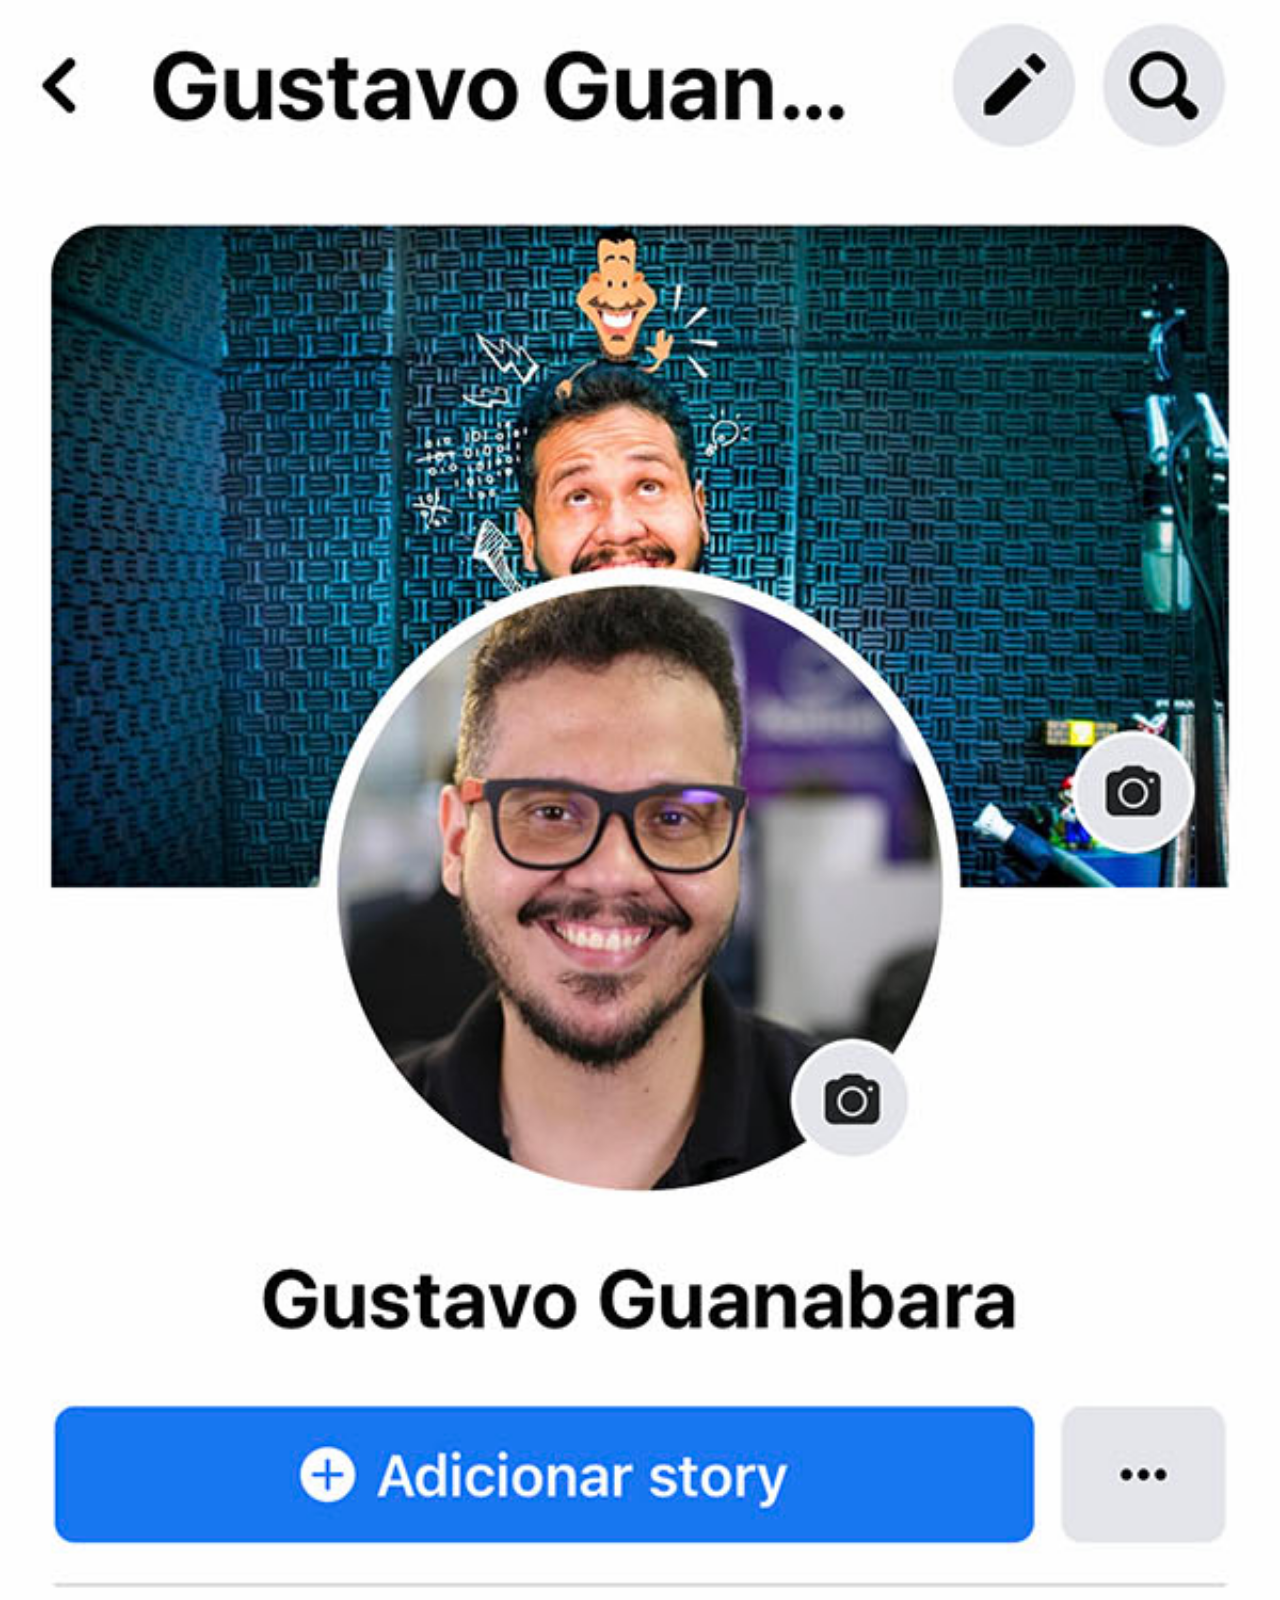
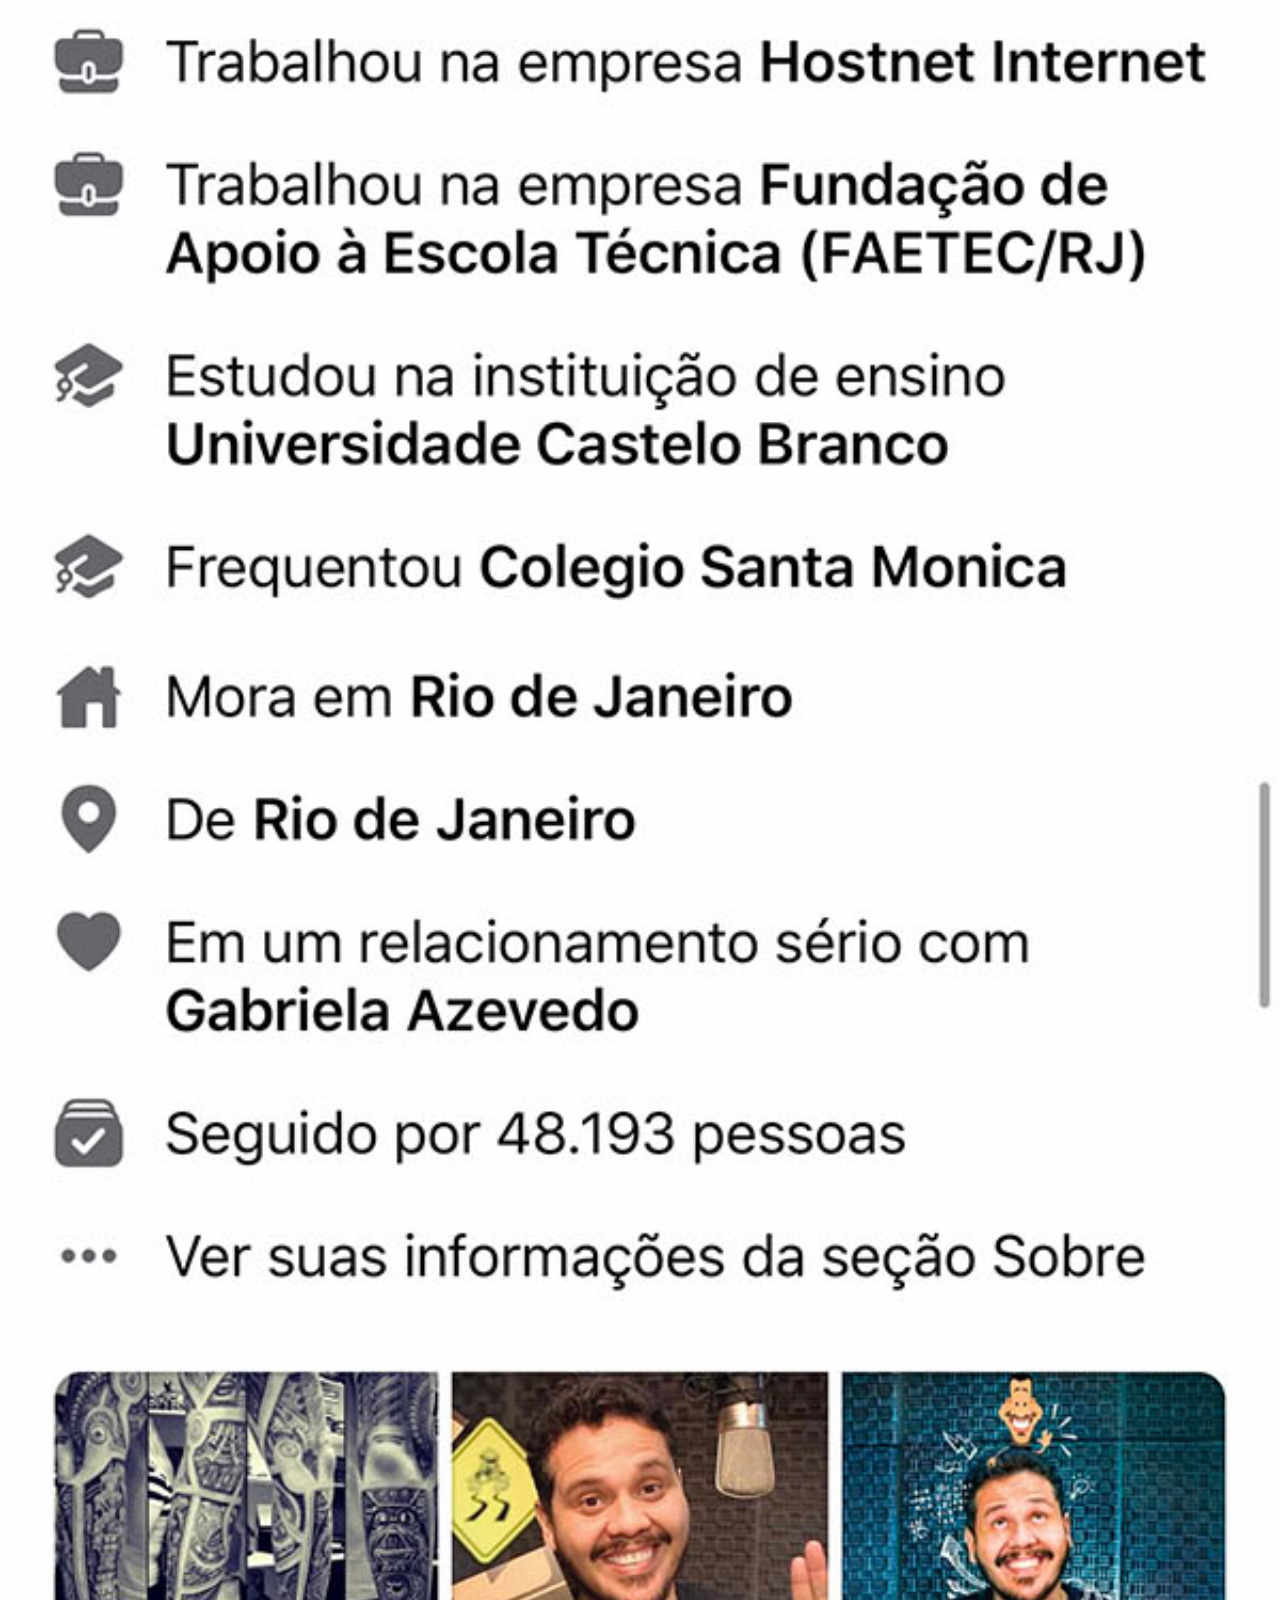
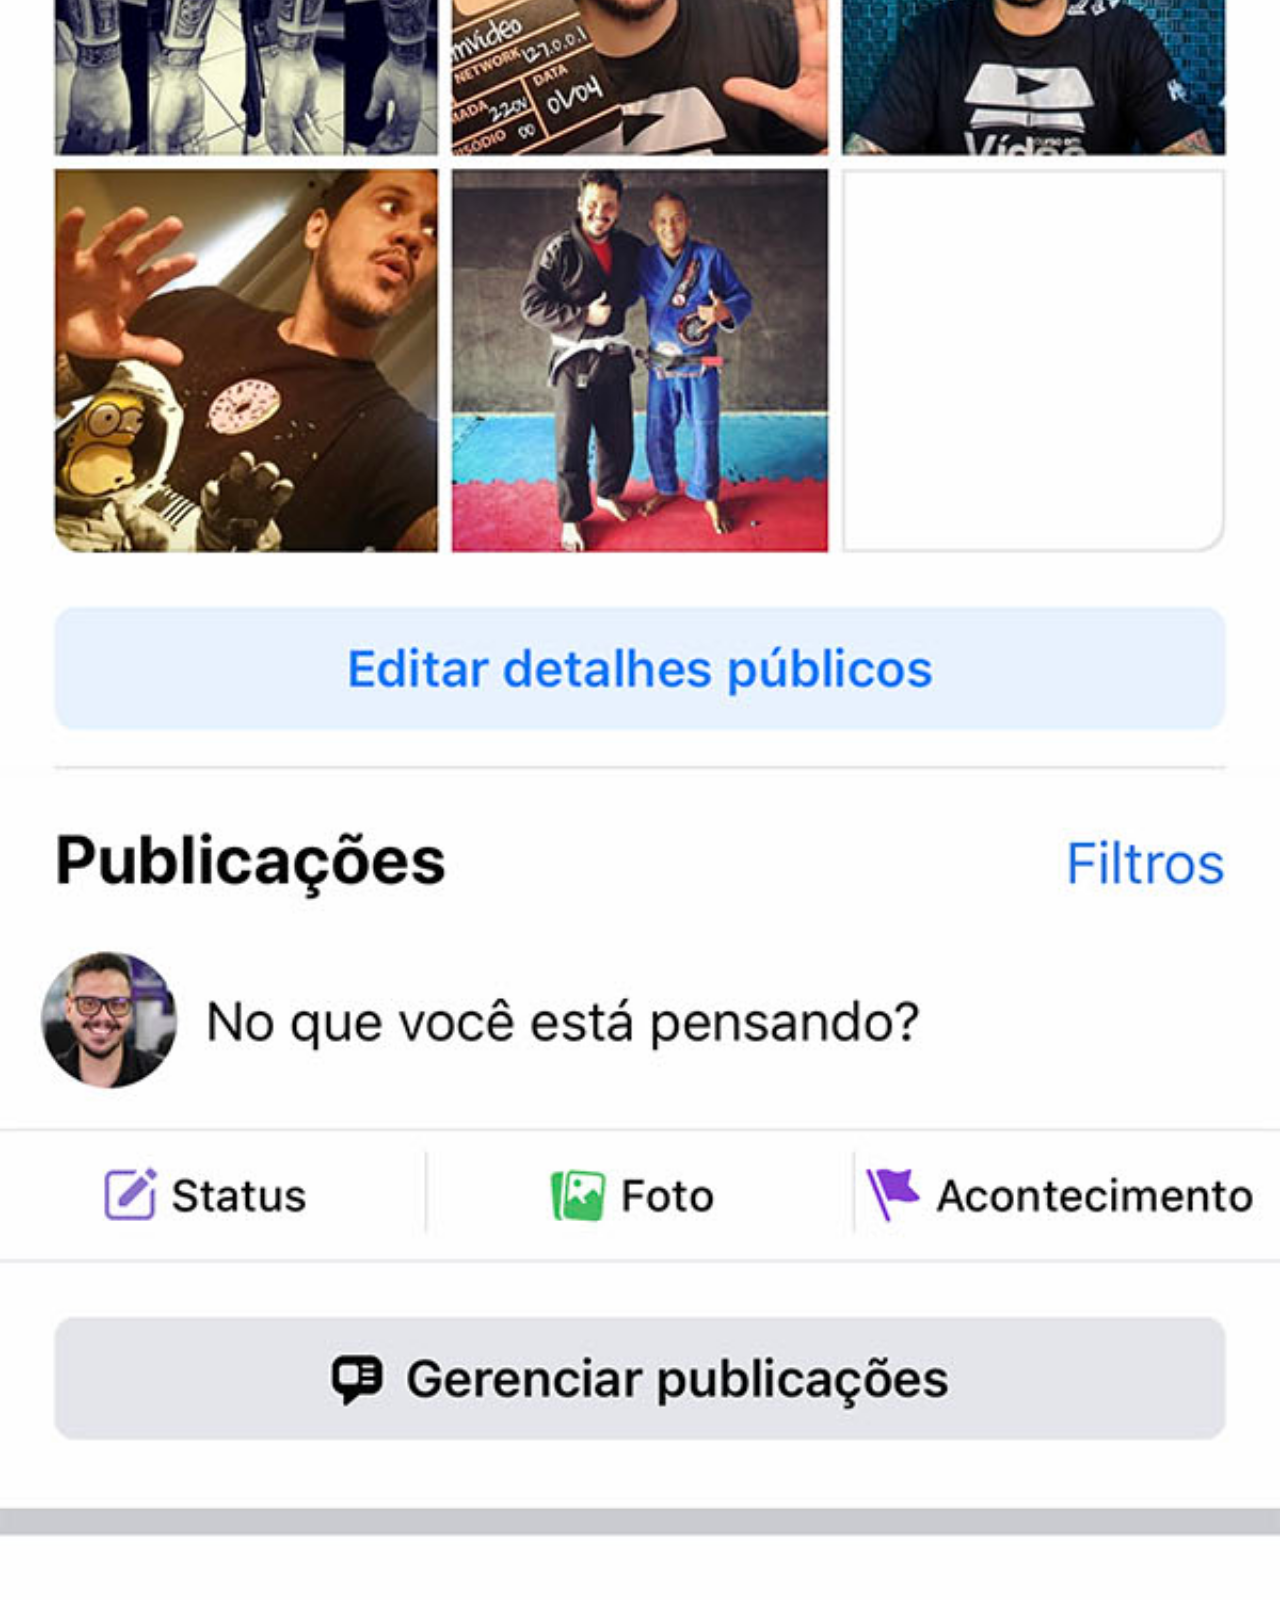
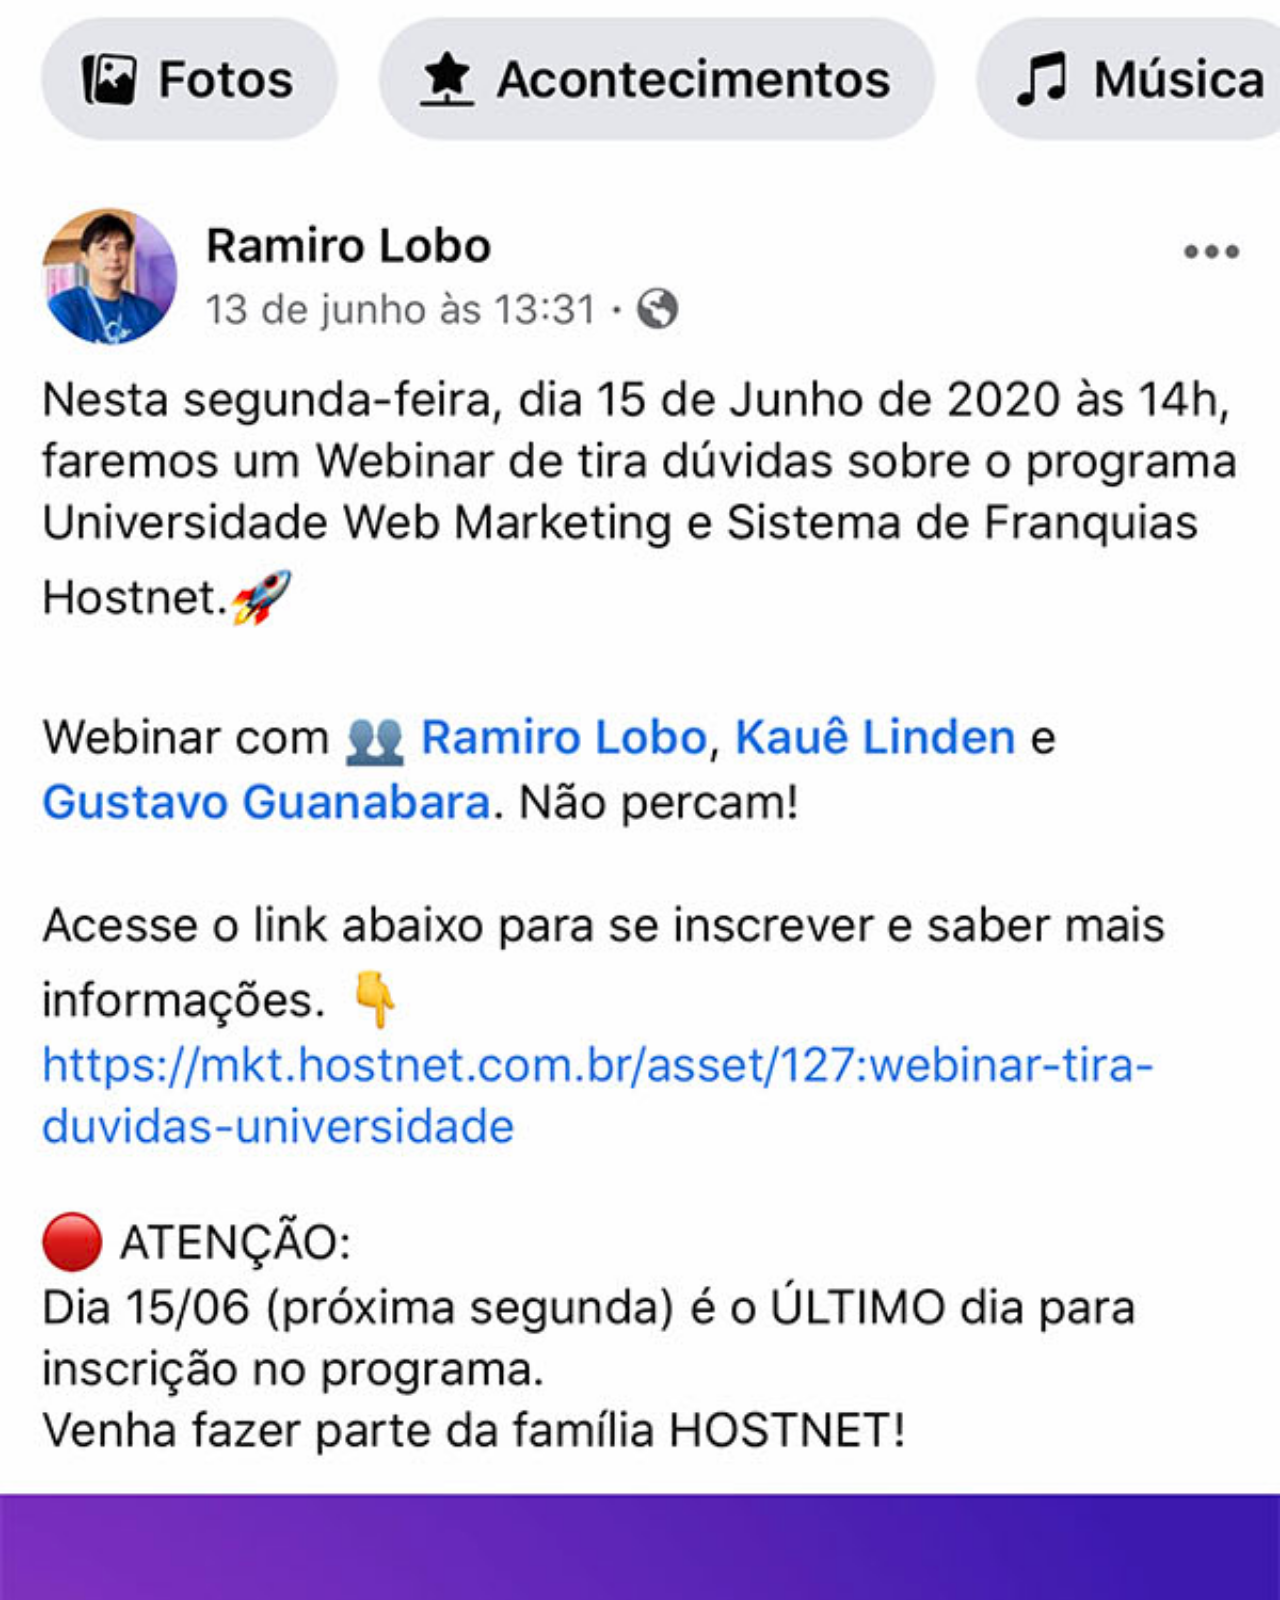
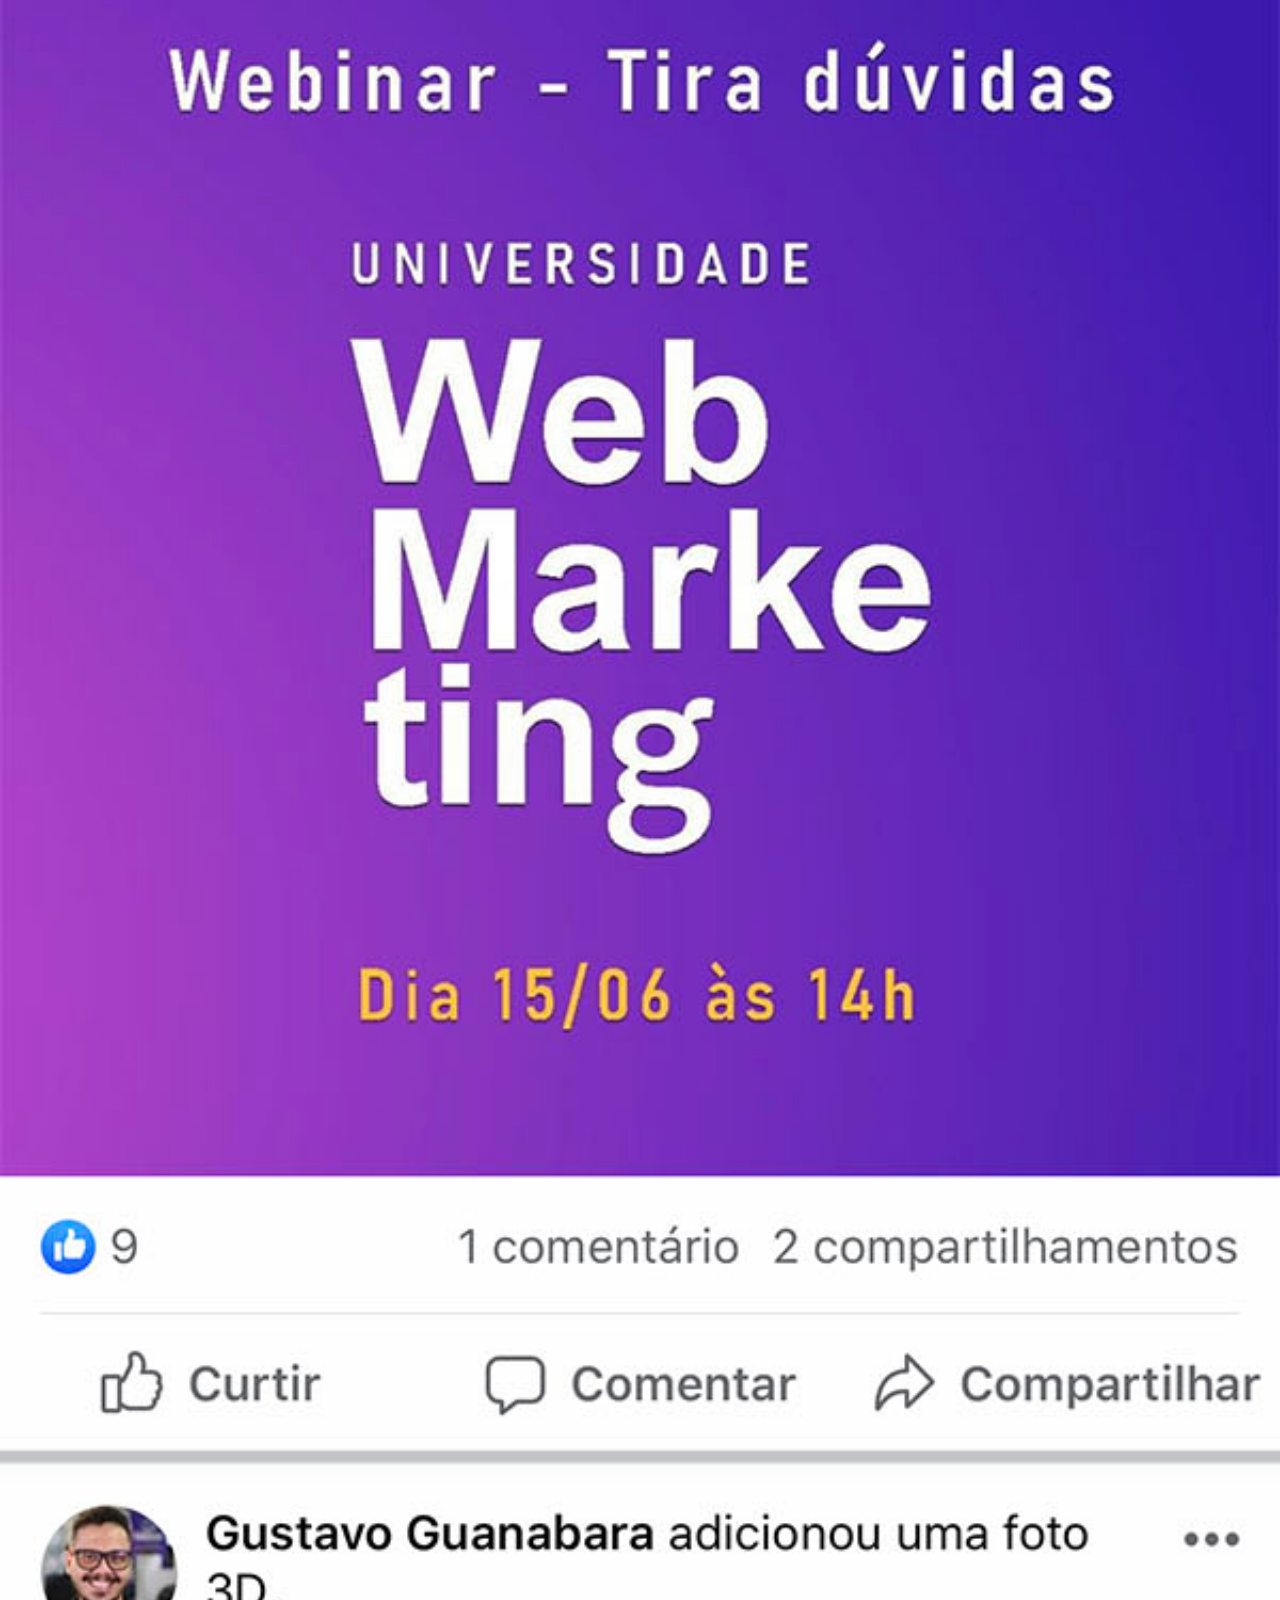
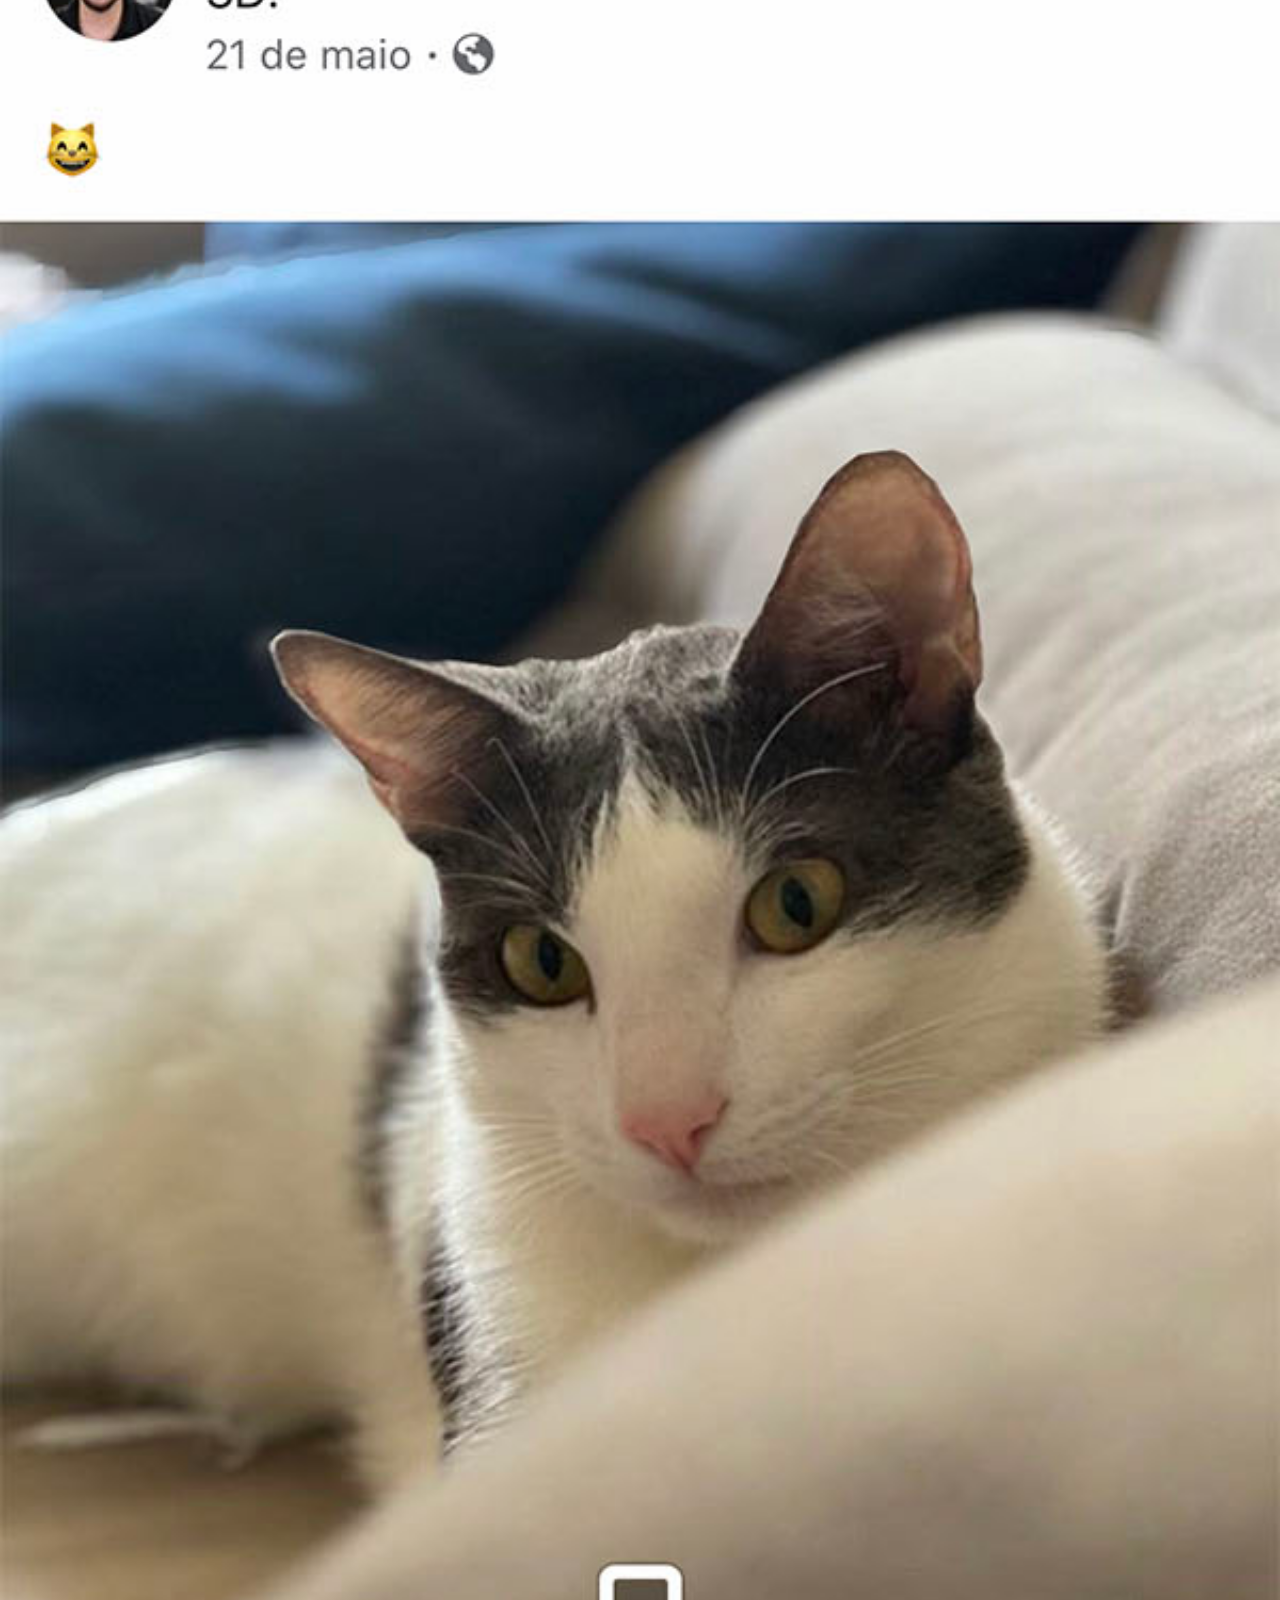
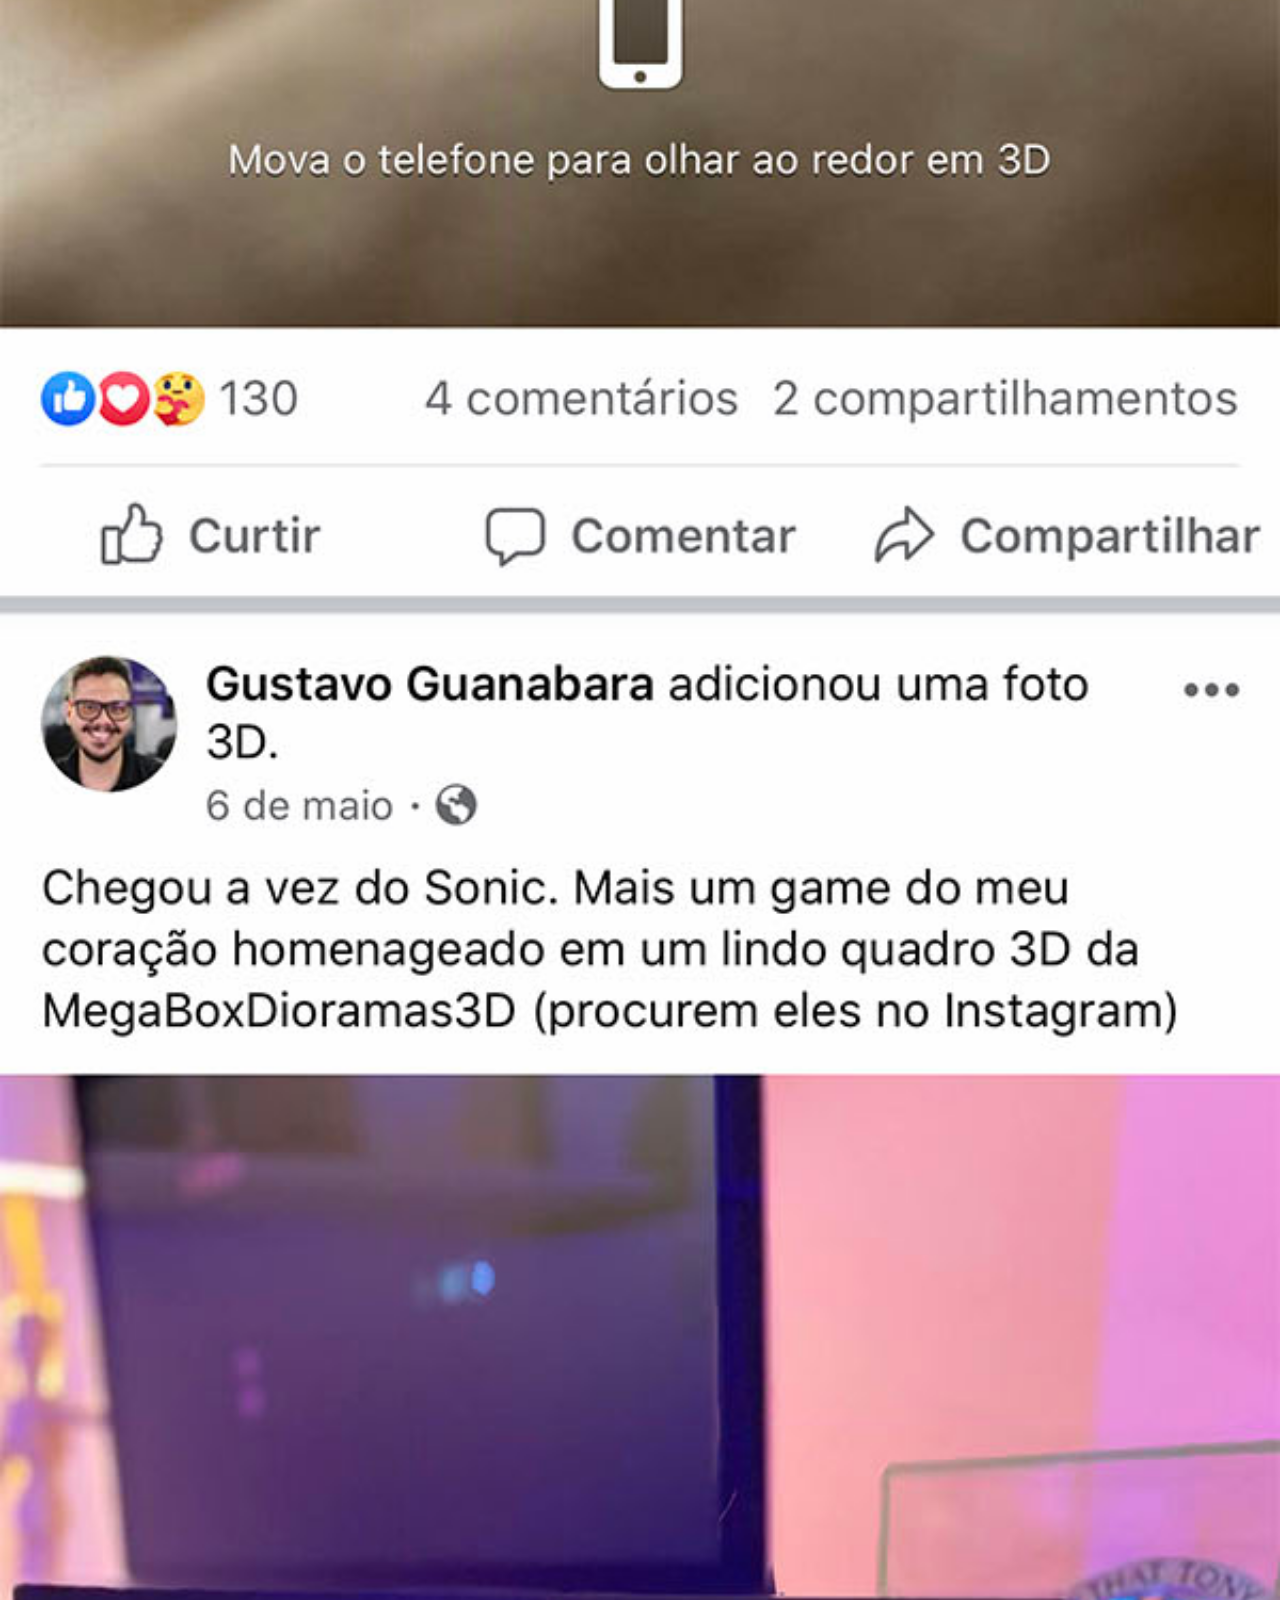
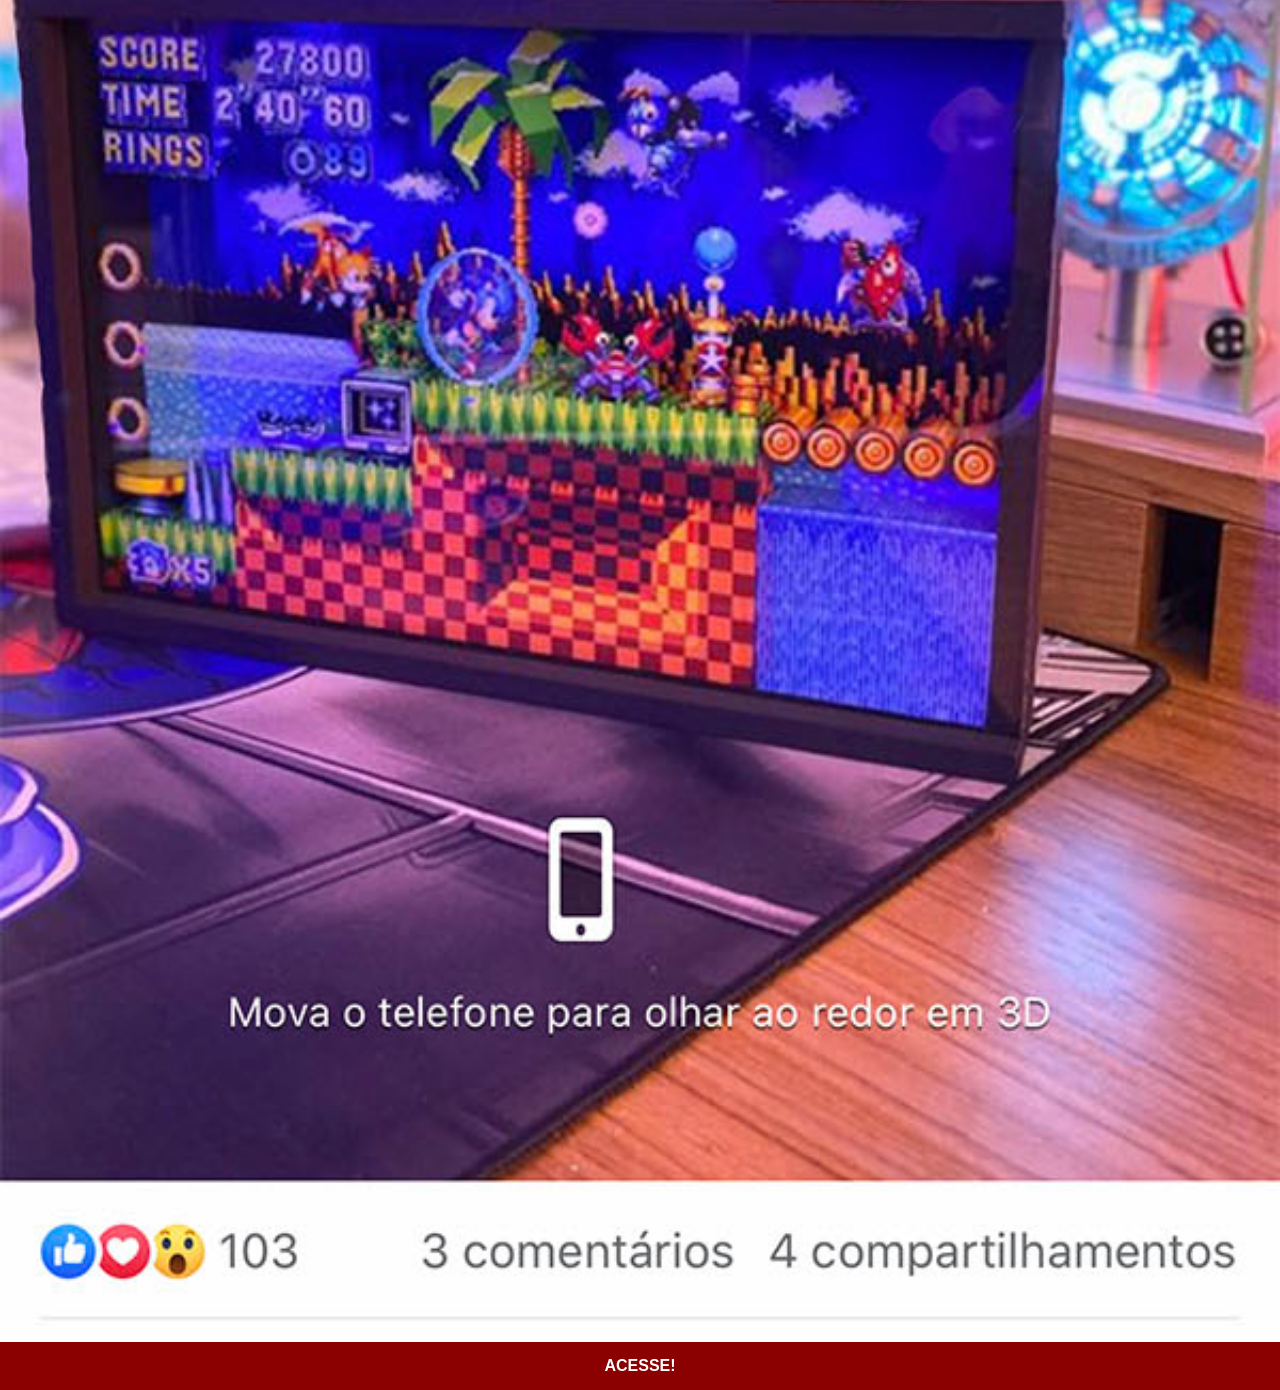
<file: facebook.html>
<!DOCTYPE html>
<html lang="pt-br">
<head>
    <meta charset="UTF-8">
    <meta name="viewport" content="width=device-width, initial-scale=1.0">
    <title>Facebook</title>
    <link rel="stylesheet" href="styles/redes.css">
</head>
<body>
    <img src="imagens/tela-facebook.jpg" alt="facebook">
    <a href="https://www.facebook.com/gustavoguanabara/?locale=pt_BR" target="_blank">ACESSE!</a>
</body>
</html>
</file>
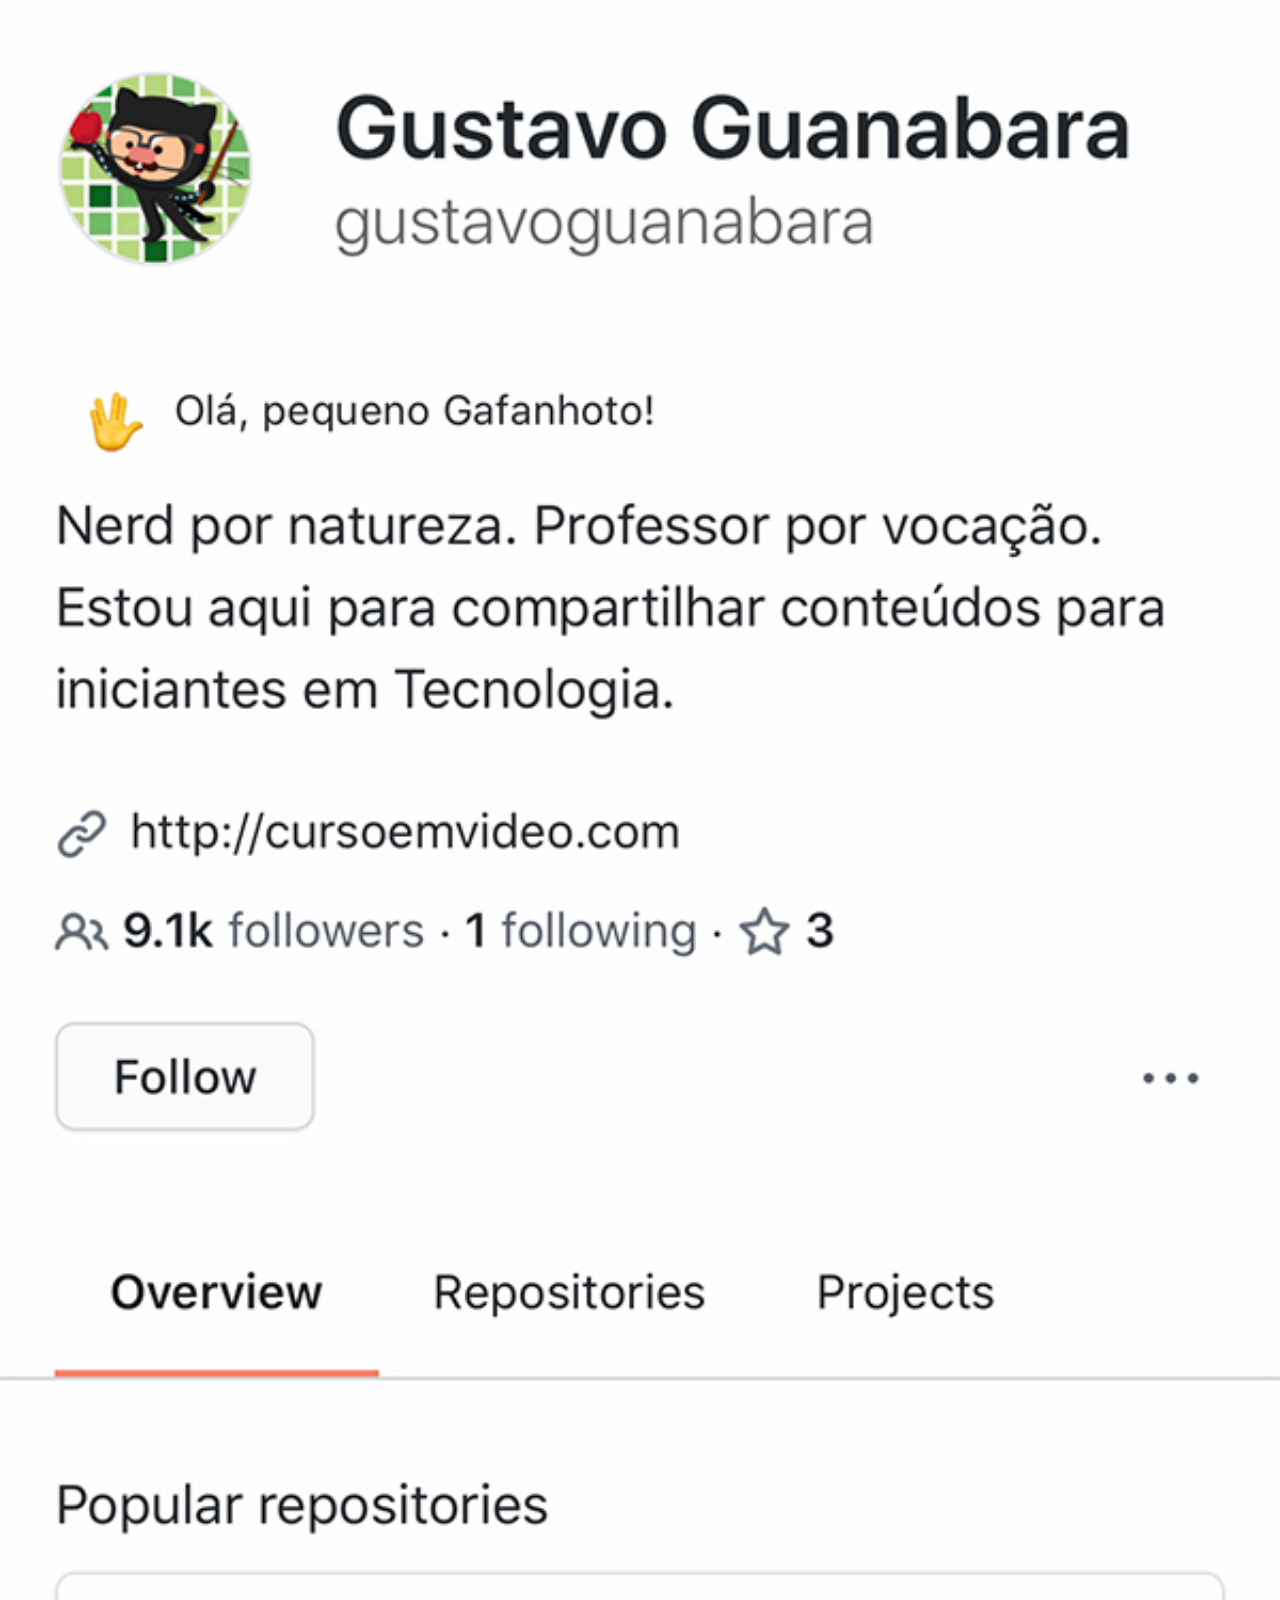
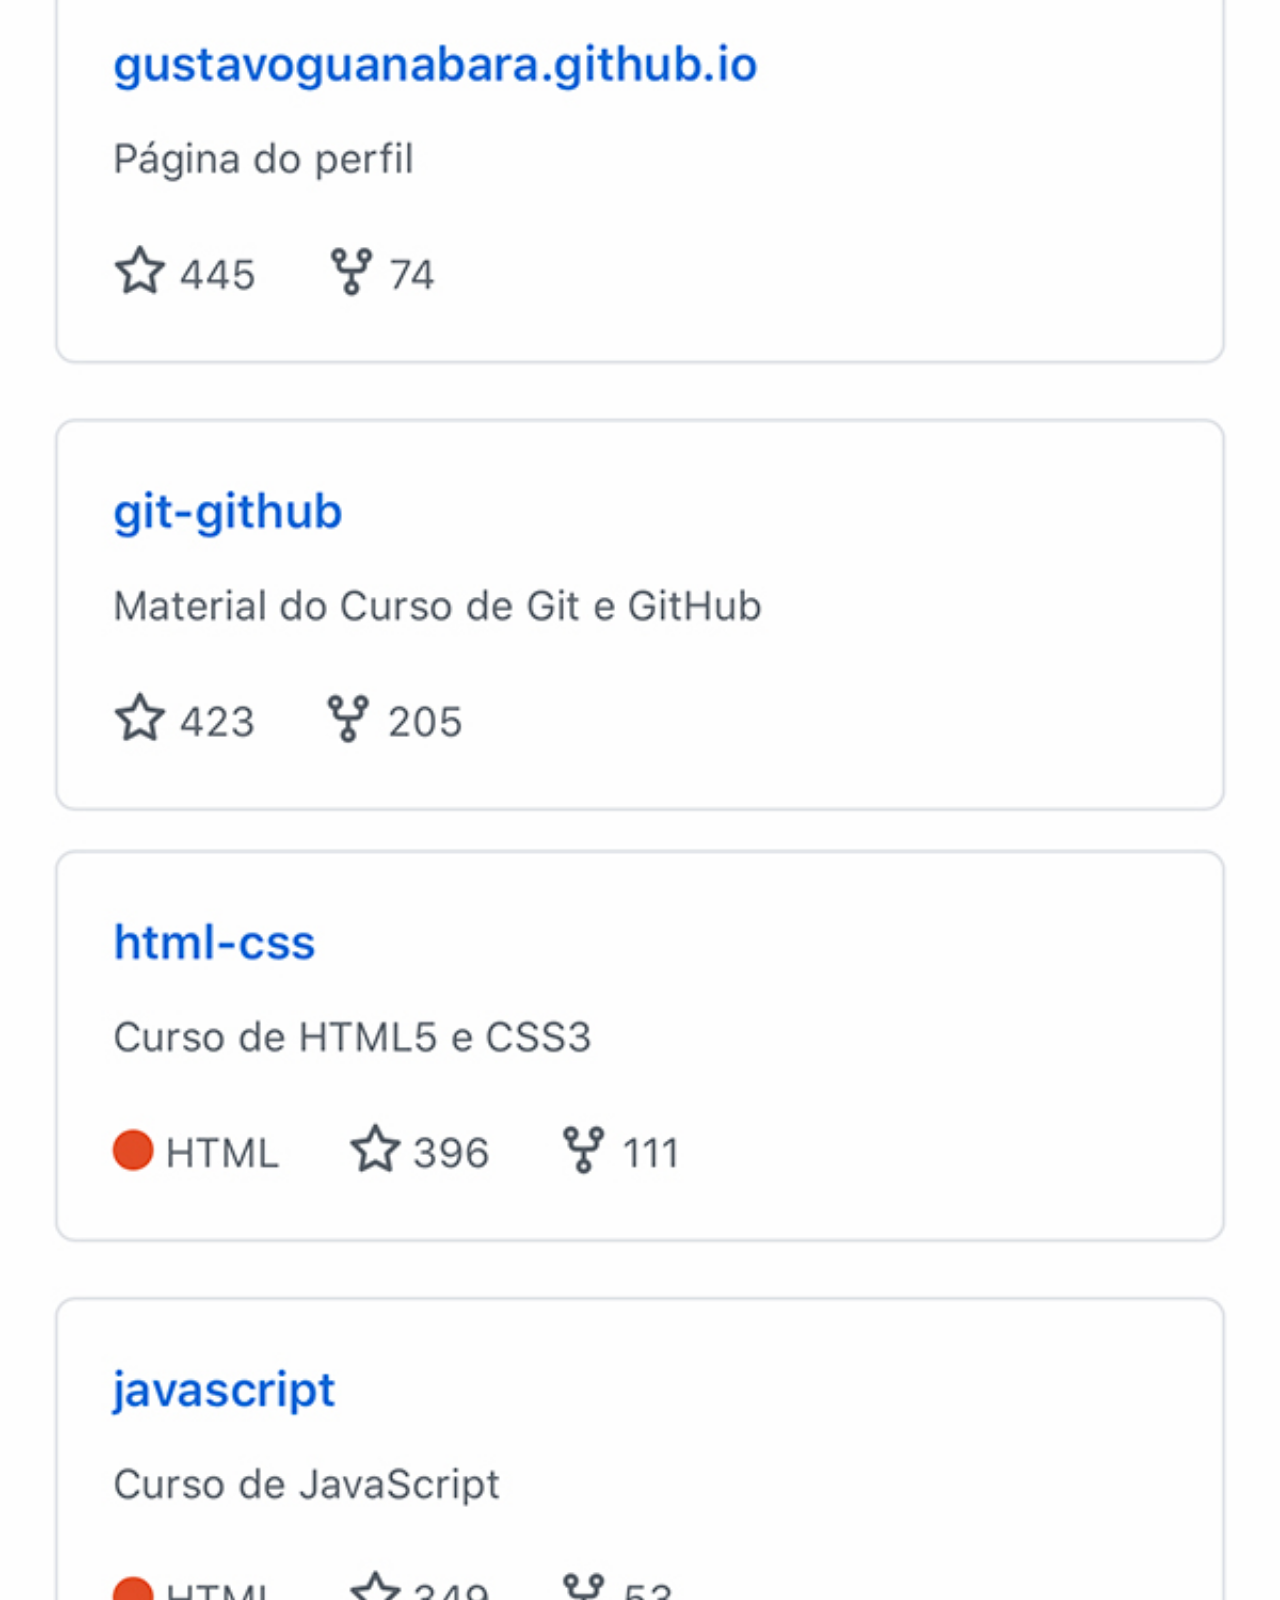
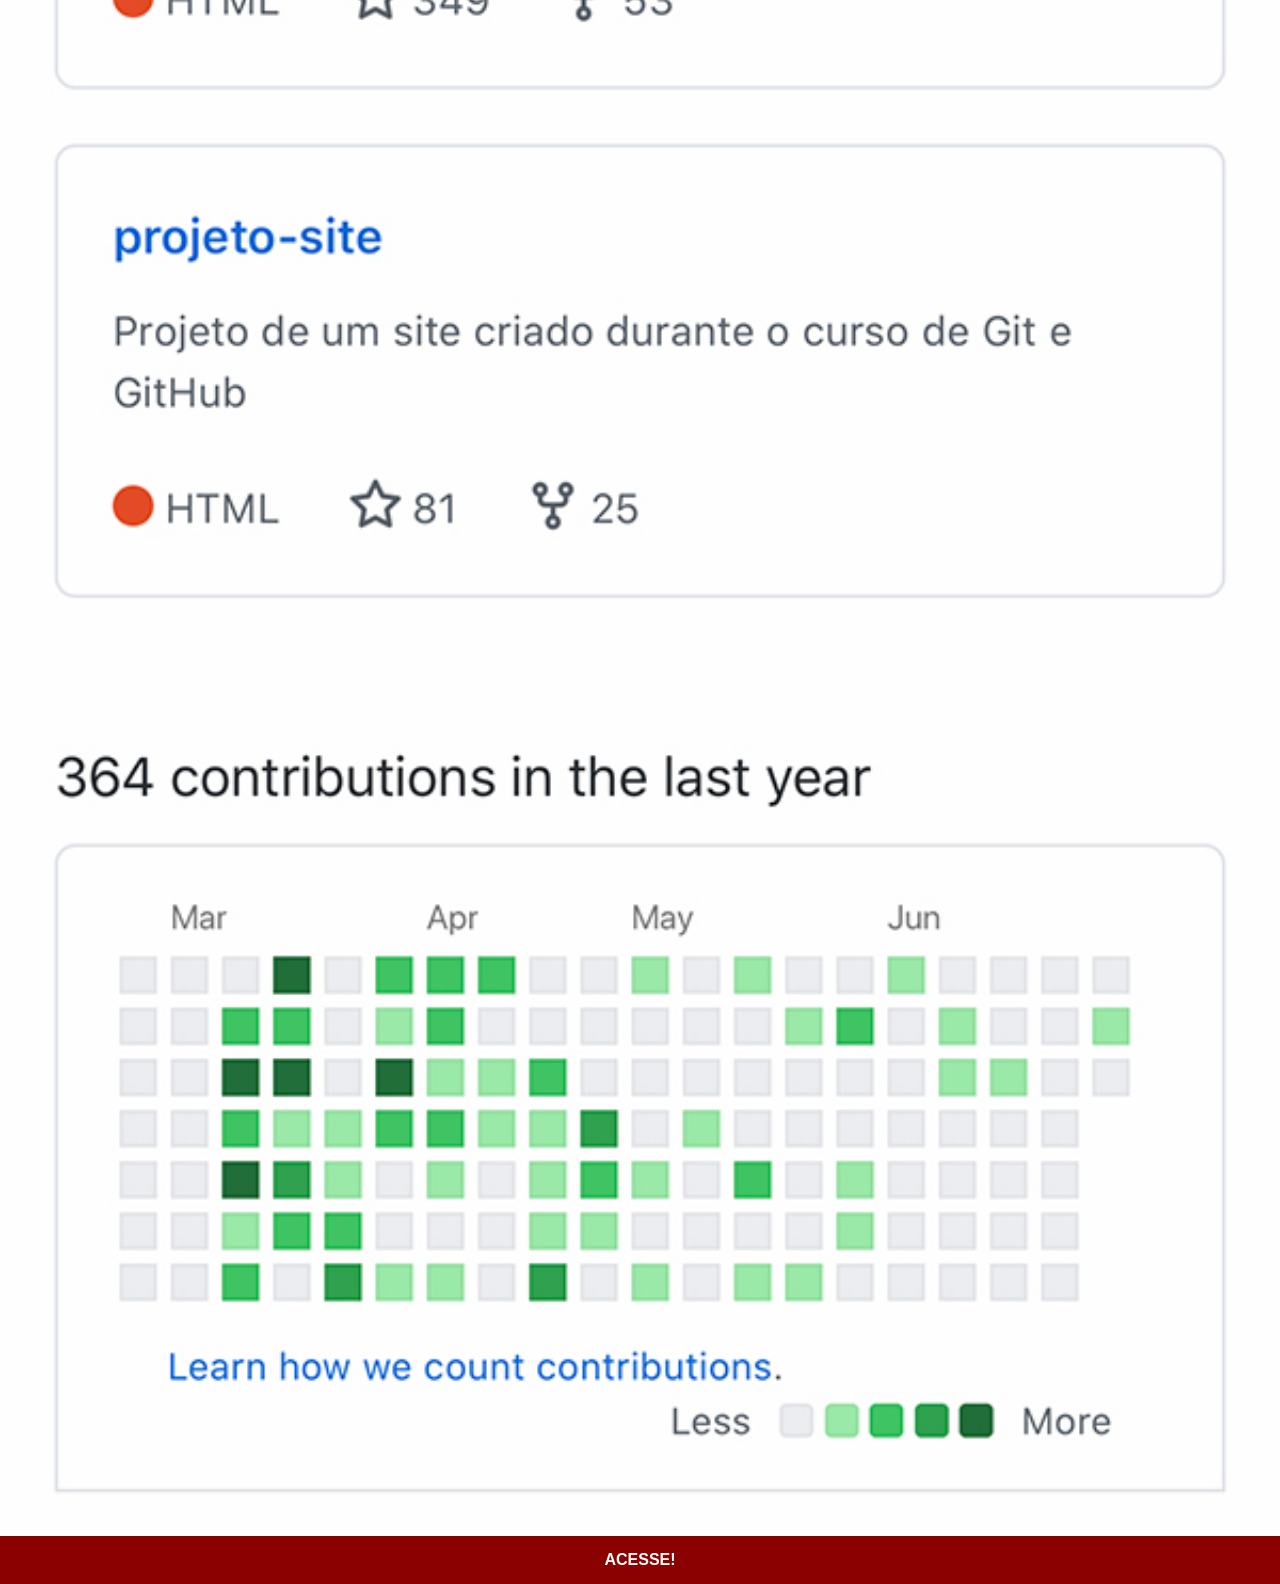
<file: github.html>
<!DOCTYPE html>
<html lang="pt-br">
<head>
    <meta charset="UTF-8">
    <meta name="viewport" content="width=device-width, initial-scale=1.0">
    <title>GitHub</title>
    <link rel="stylesheet" href="styles/redes.css">
</head>
<body>
    <img src="imagens/tela-github.jpg" alt="GitHub">
    <a href="https://github.com/gustavoguanabara" target="_blank">ACESSE!</a>
</body>
</html>
</file>
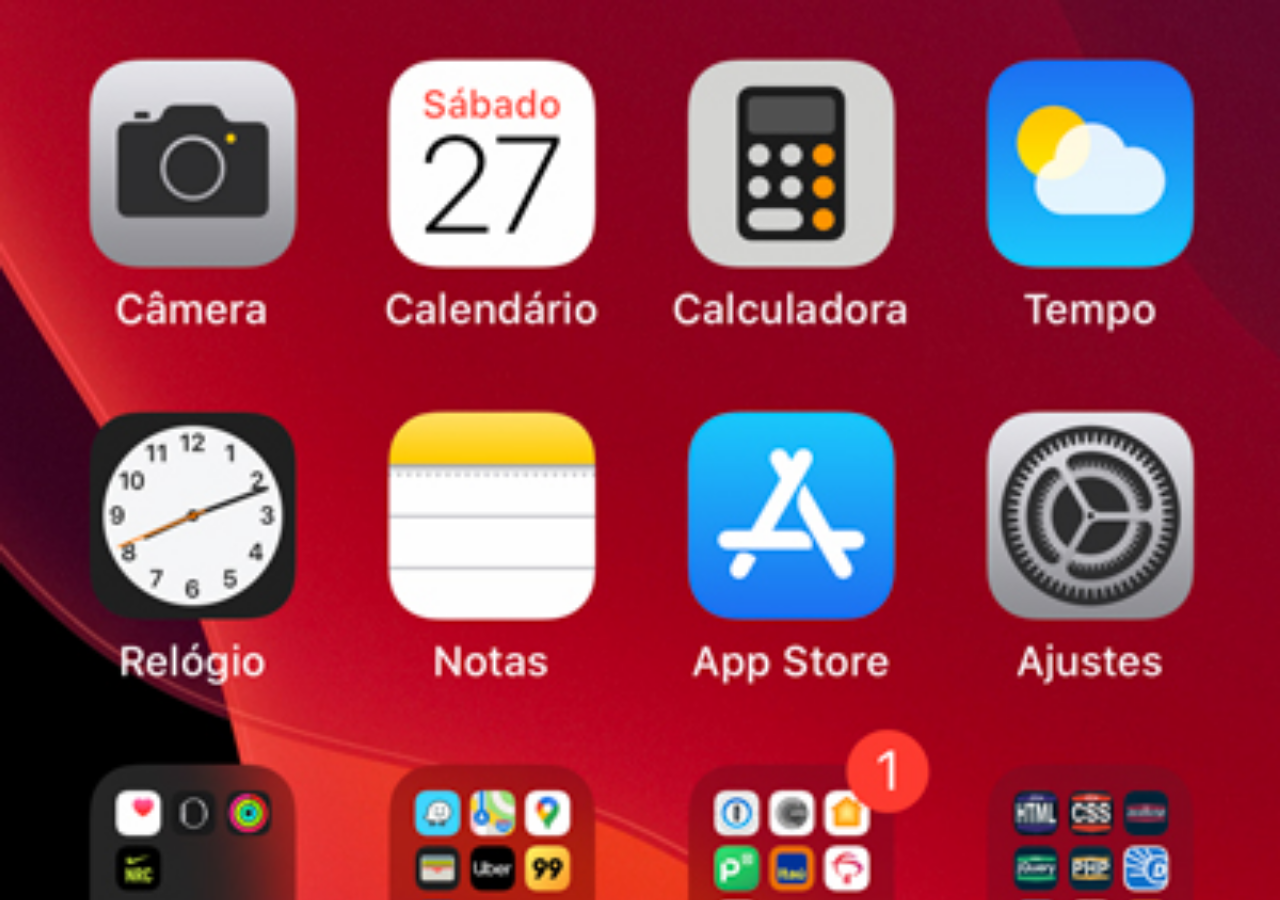
<file: home.html>
<!DOCTYPE html>
<html lang="pt-br">
<head>
    <meta charset="UTF-8">
    <meta name="viewport" content="width=device-width, initial-scale=1.0">
    <title>Home</title>
</head>
<style>
    *{
        margin: 0px;
        padding: 0px;
    }

    body{
        width: 100vw;
        height: 100vh;
        background: black url('imagens/tela-home.jpg') no-repeat top center;
        background-size: cover;
    }

</style>
<body>
    
</body>
</html>
</file>
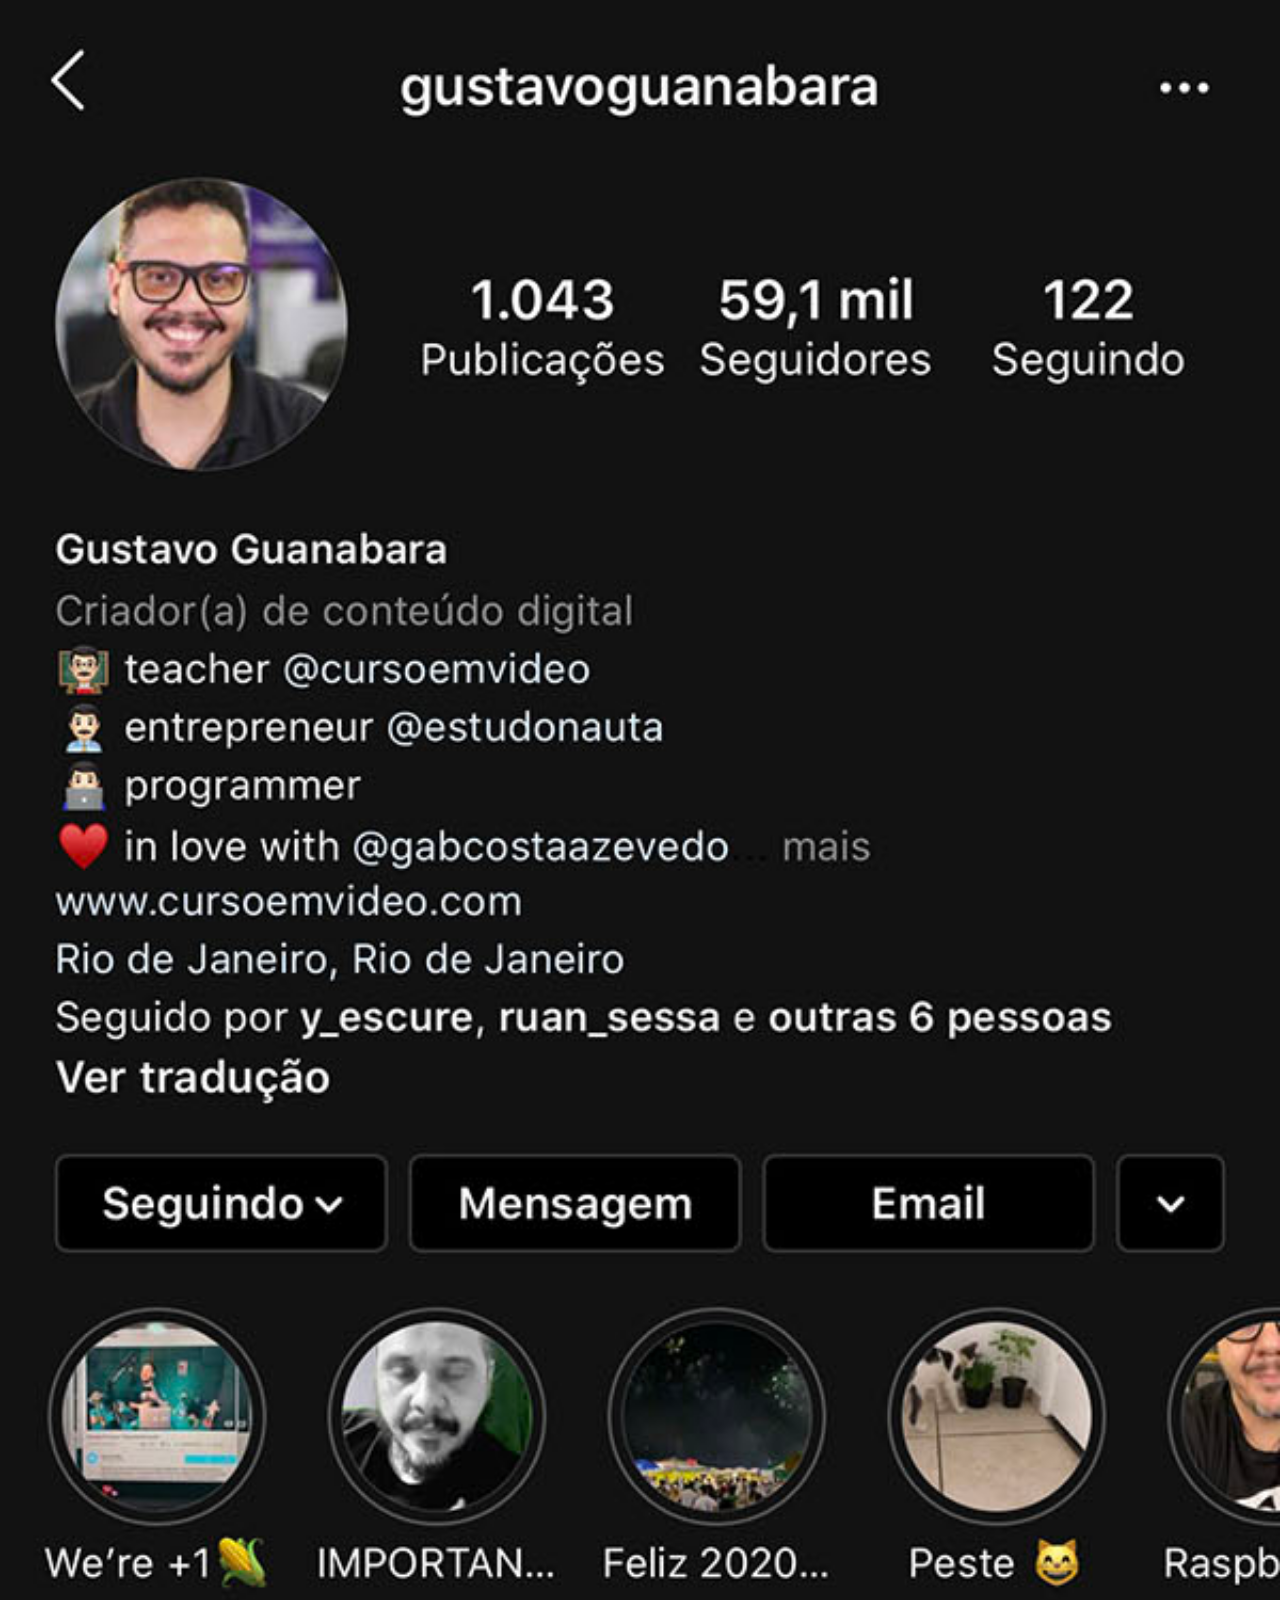
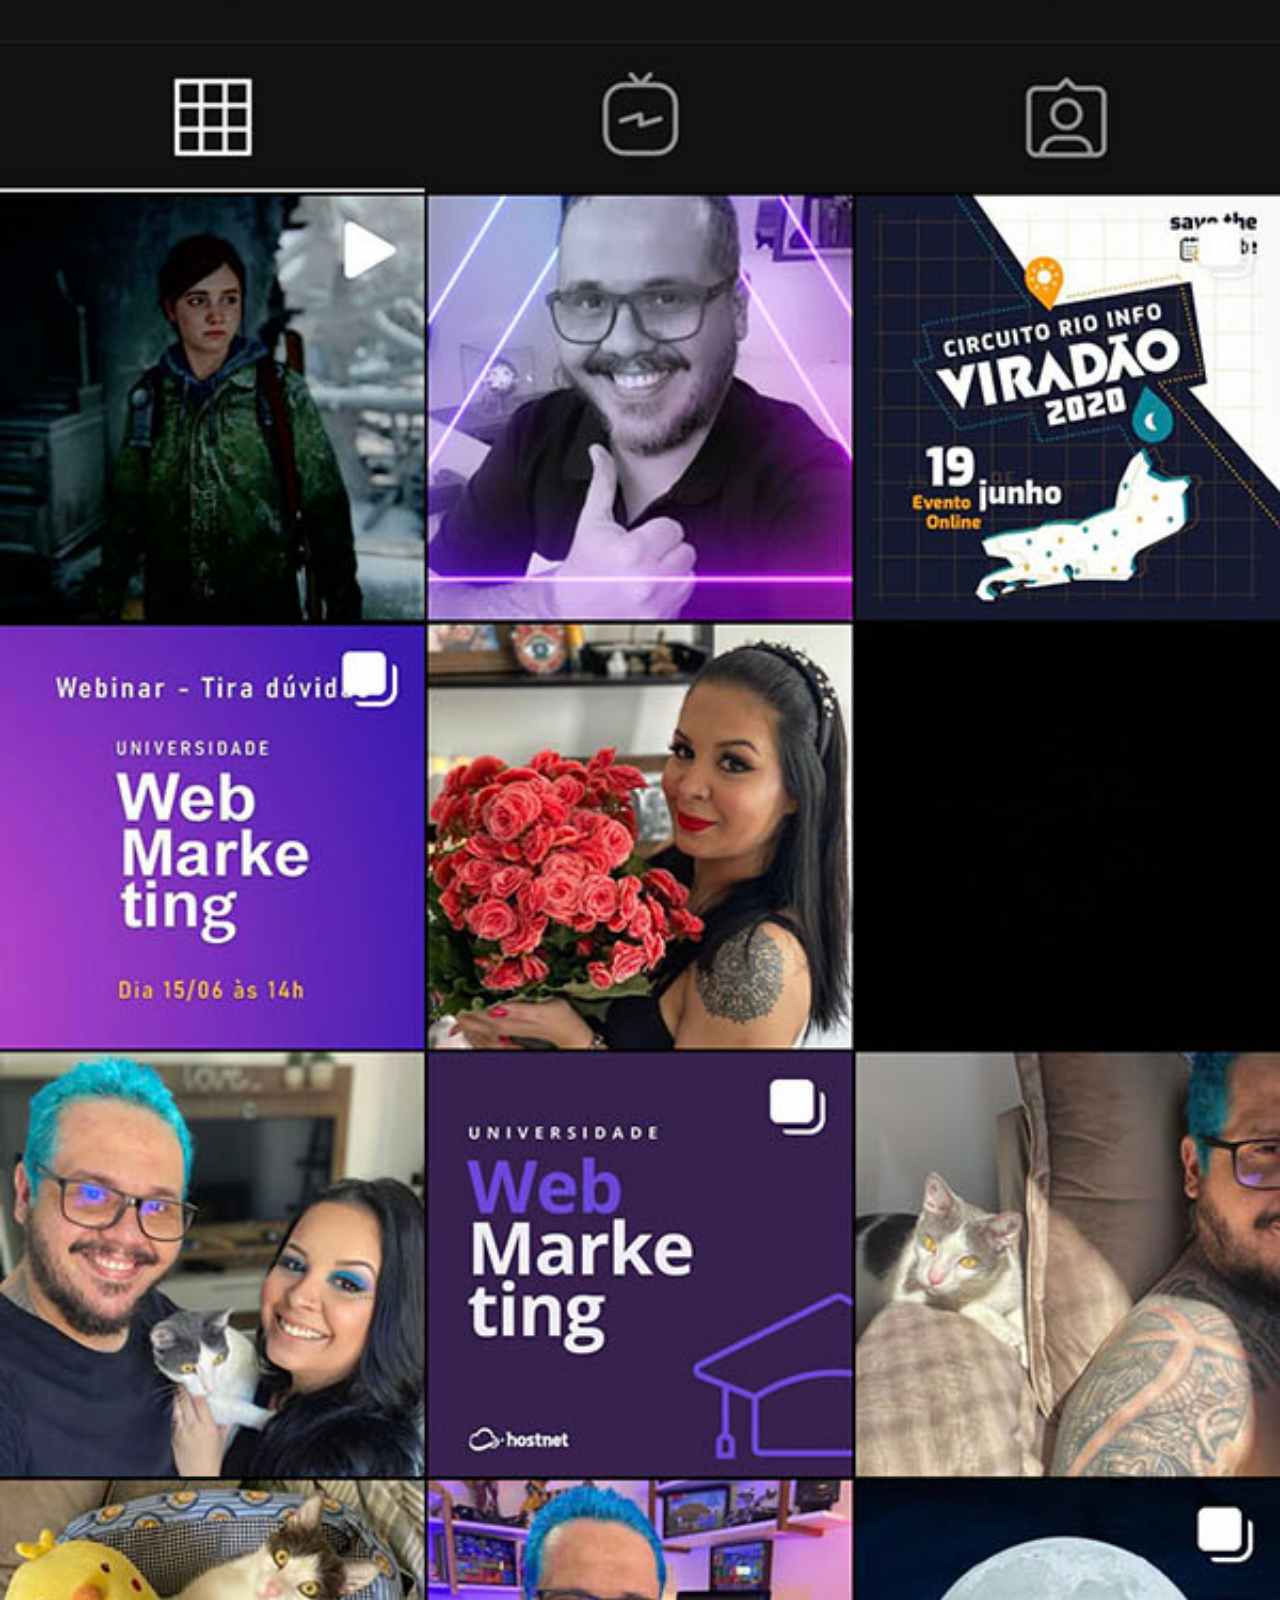
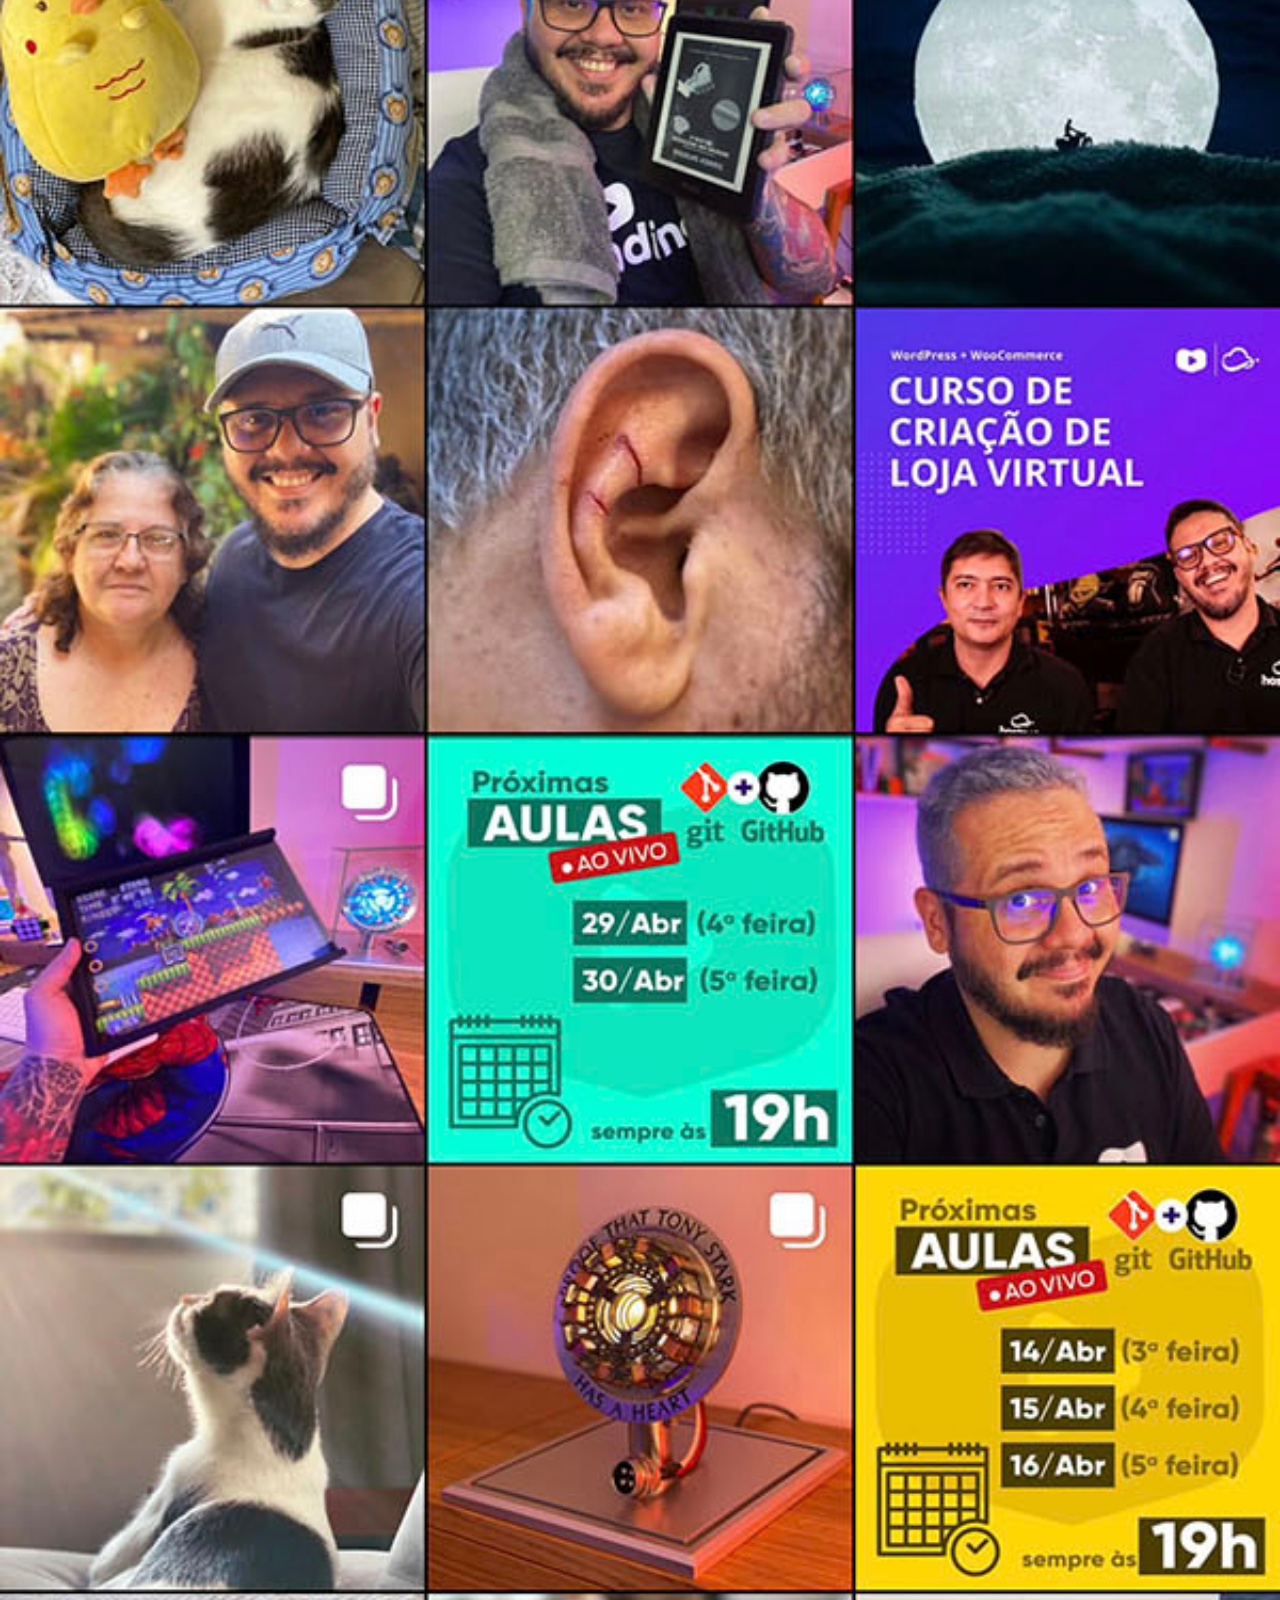
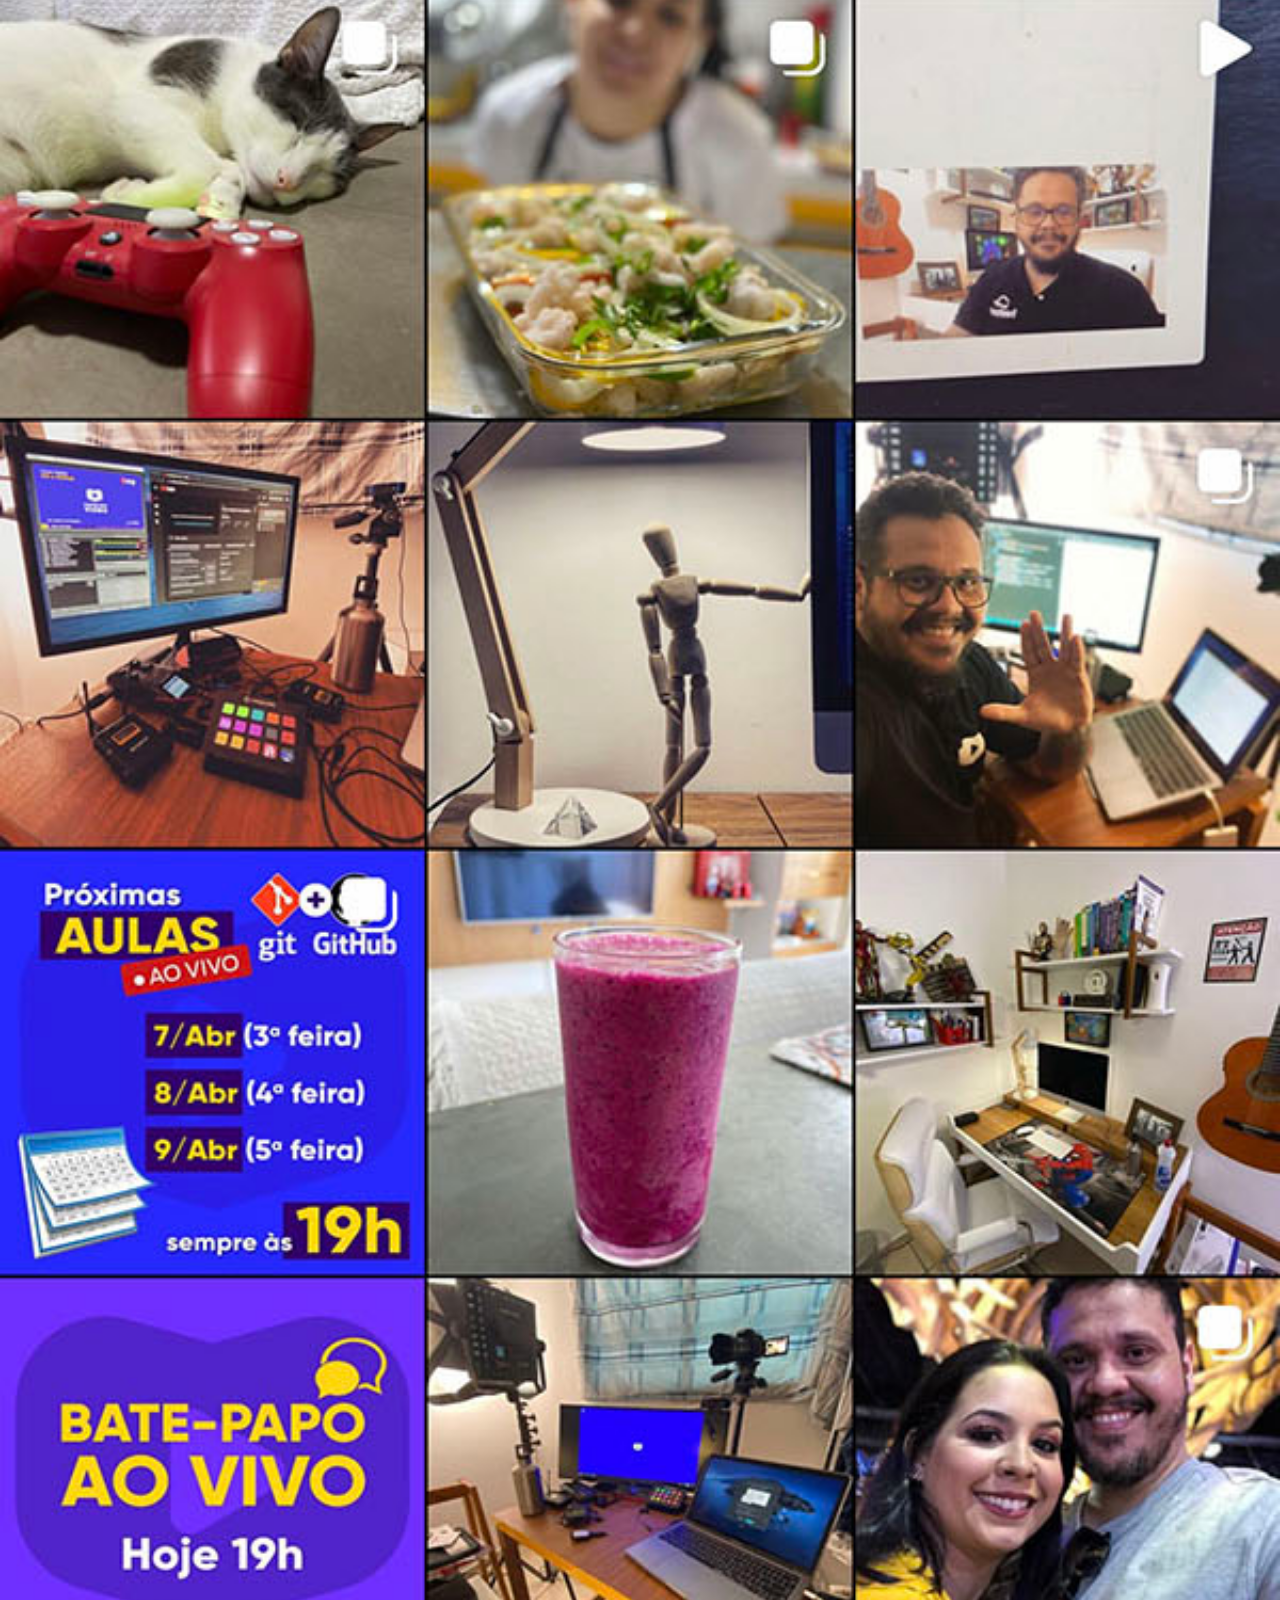
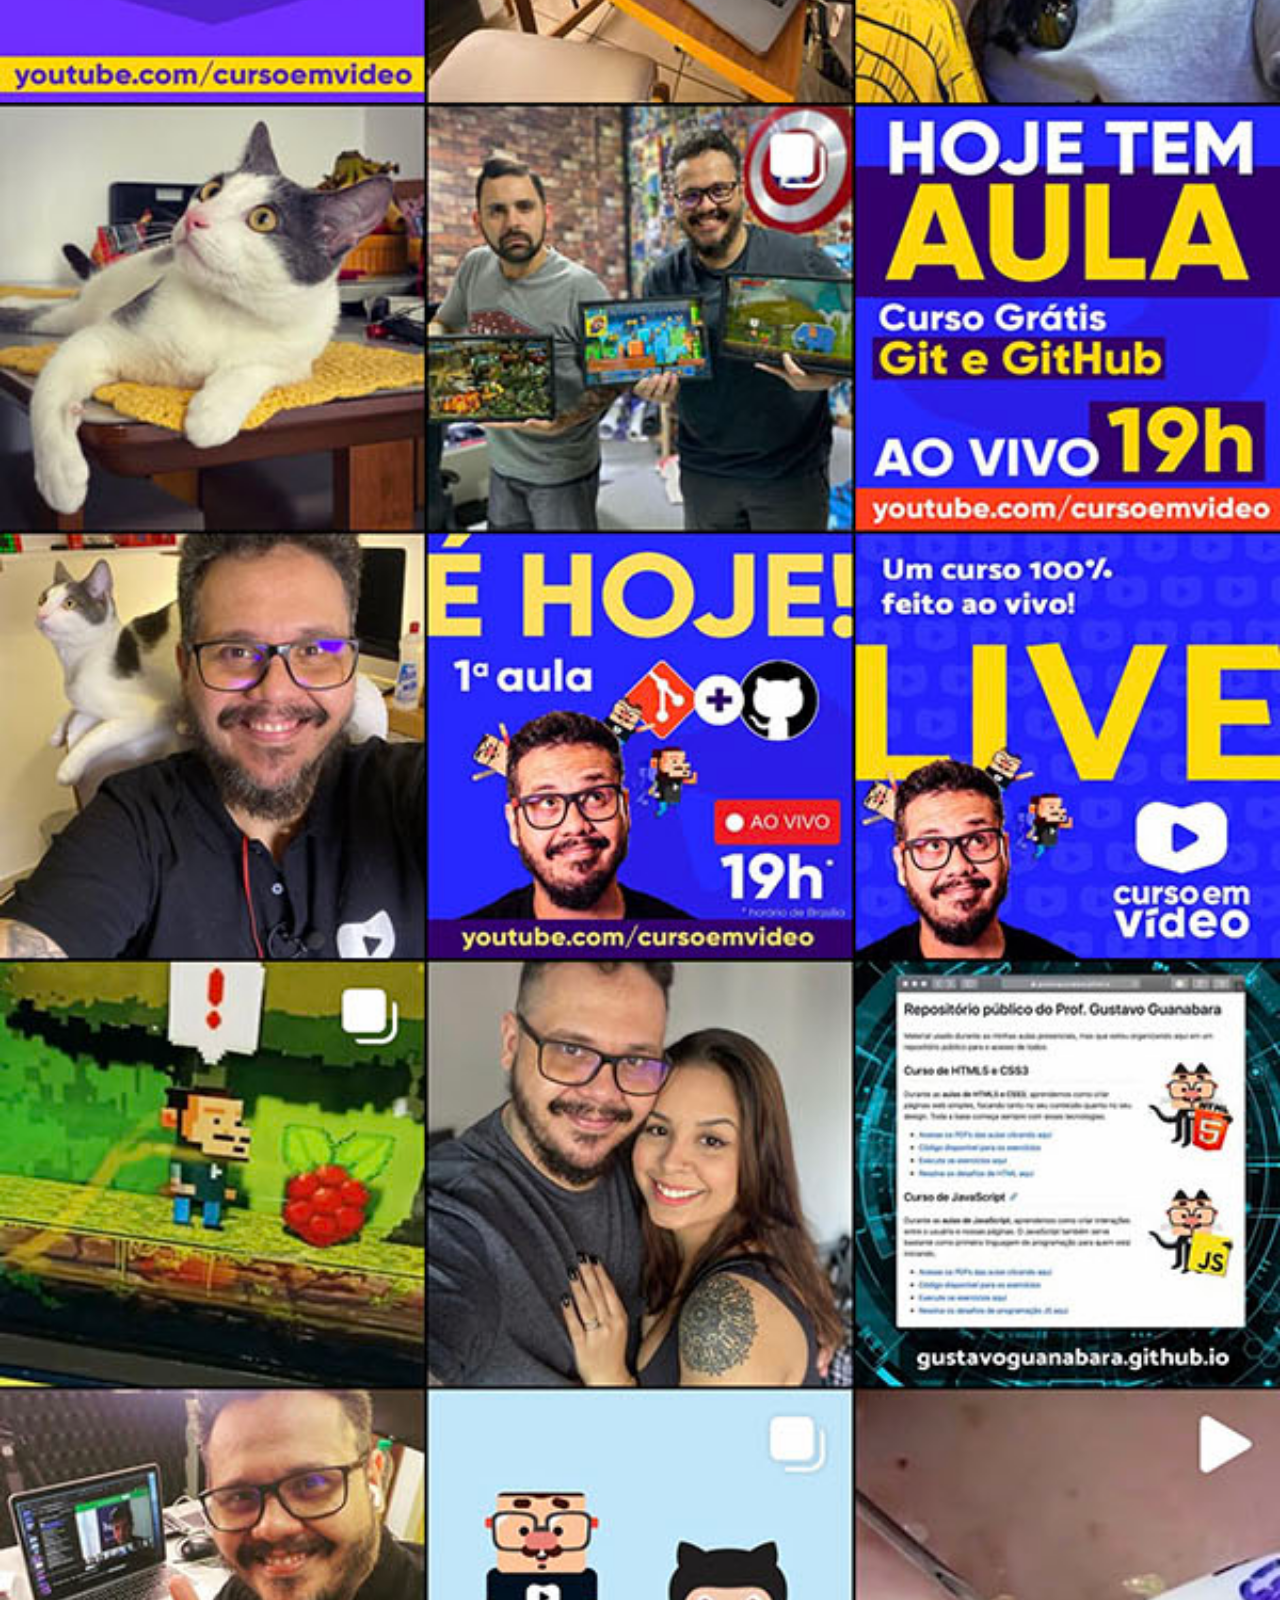
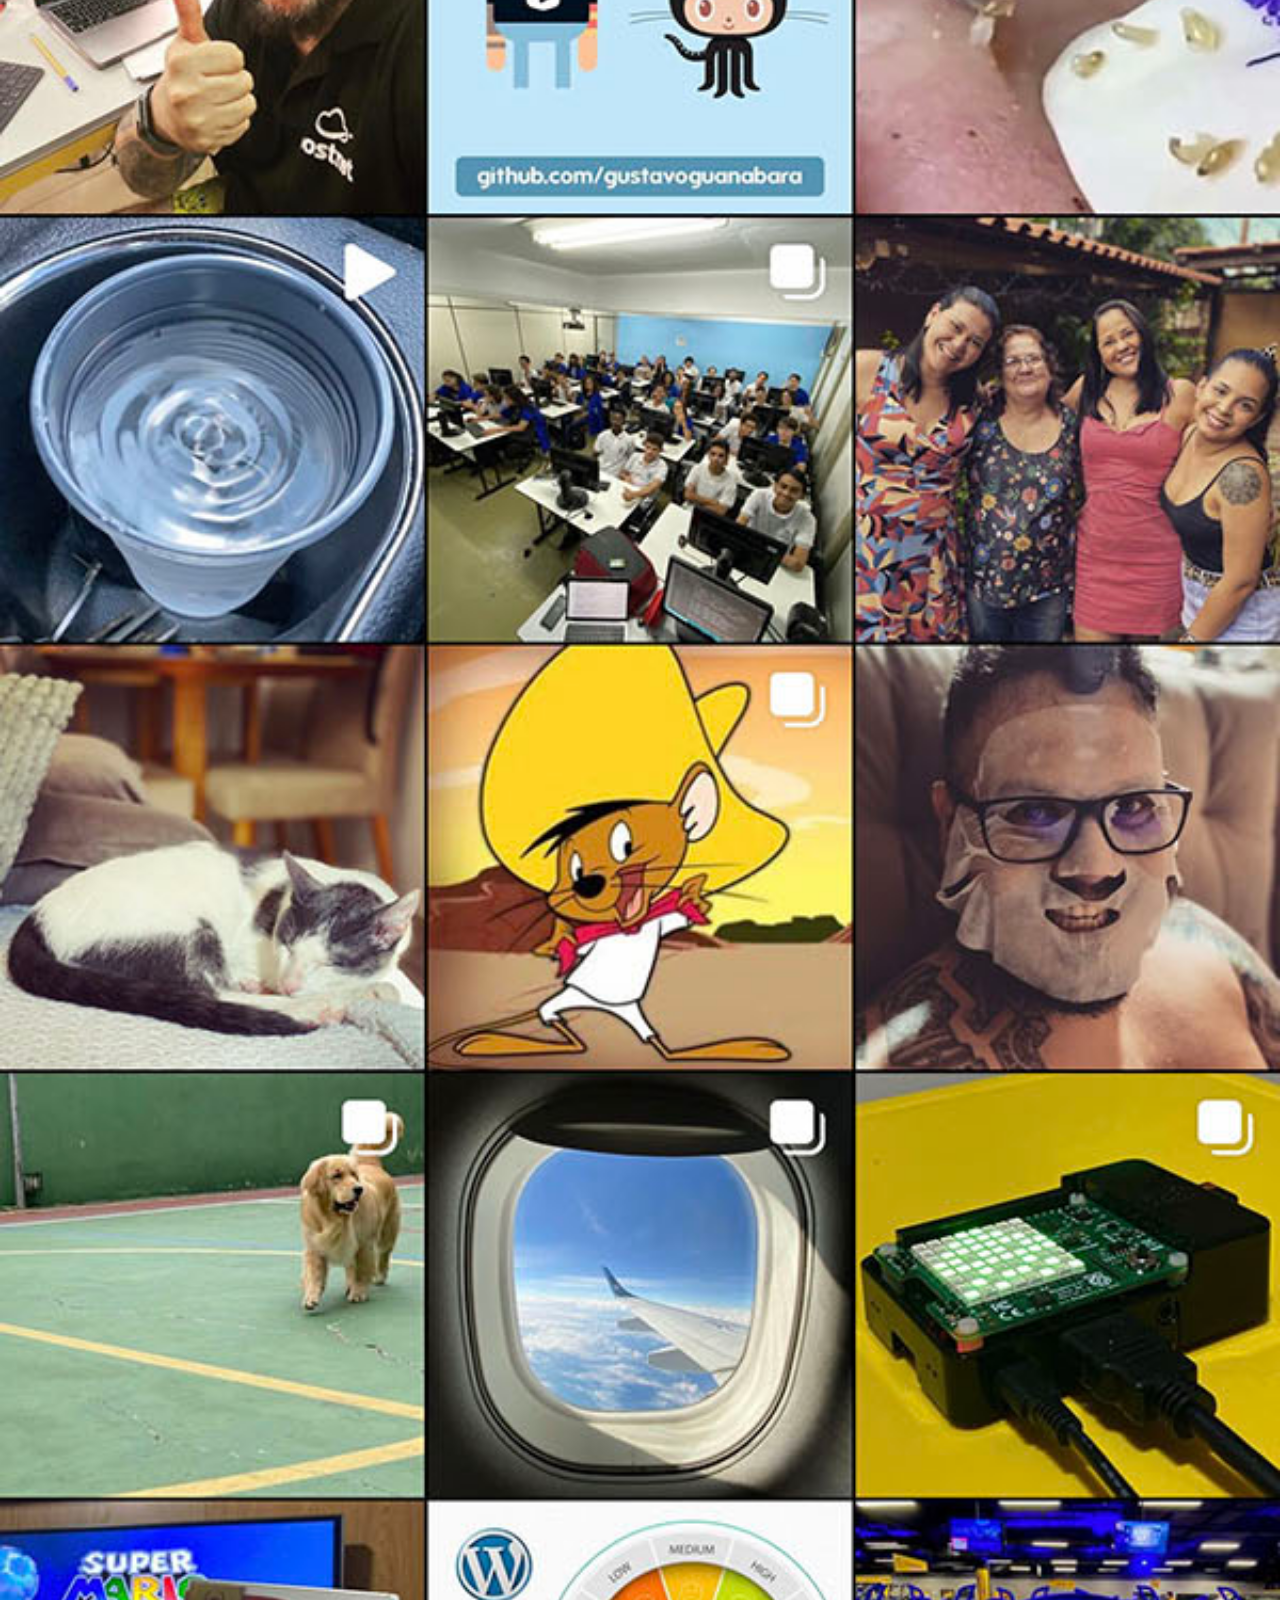
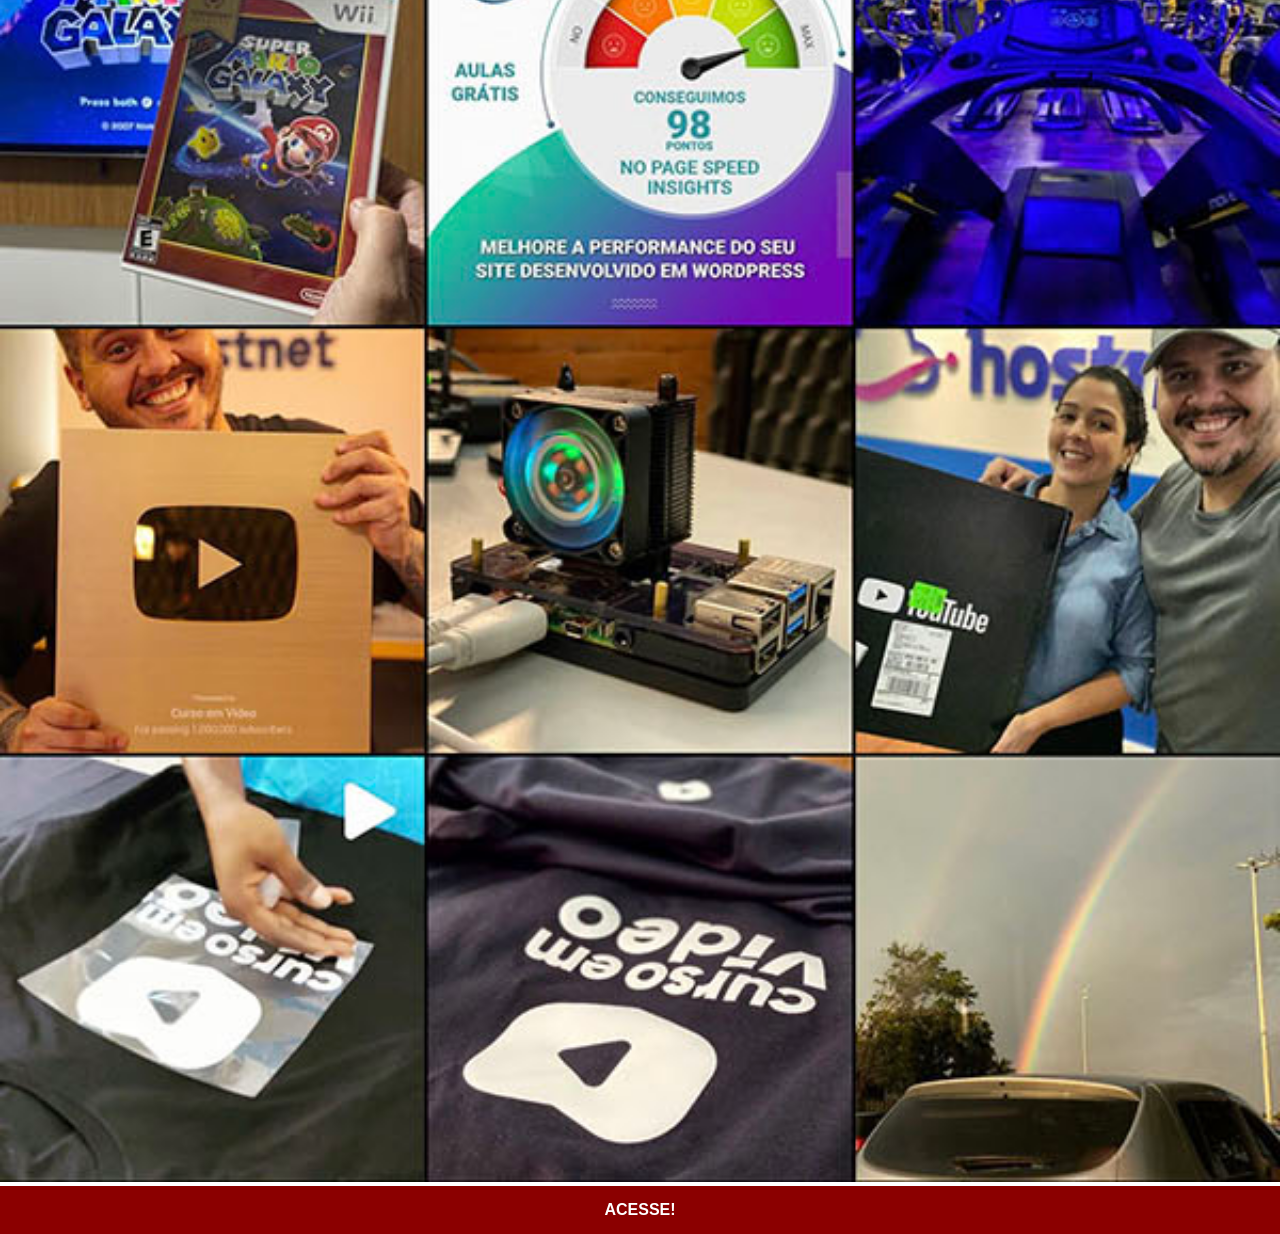
<file: instgram.html>
<!DOCTYPE html>
<html lang="pt-br">
<head>
    <meta charset="UTF-8">
    <meta name="viewport" content="width=device-width, initial-scale=1.0">
    <title>Instagram</title>
    <link rel="stylesheet" href="styles/redes.css">
</head>
<body>
    <img src="imagens/tela-instagram.jpg" alt="instagram">
    <a href="https://www.instagram.com/gustavoguanabara/" target="_blank">ACESSE!</a>
</body>
</html>
</file>
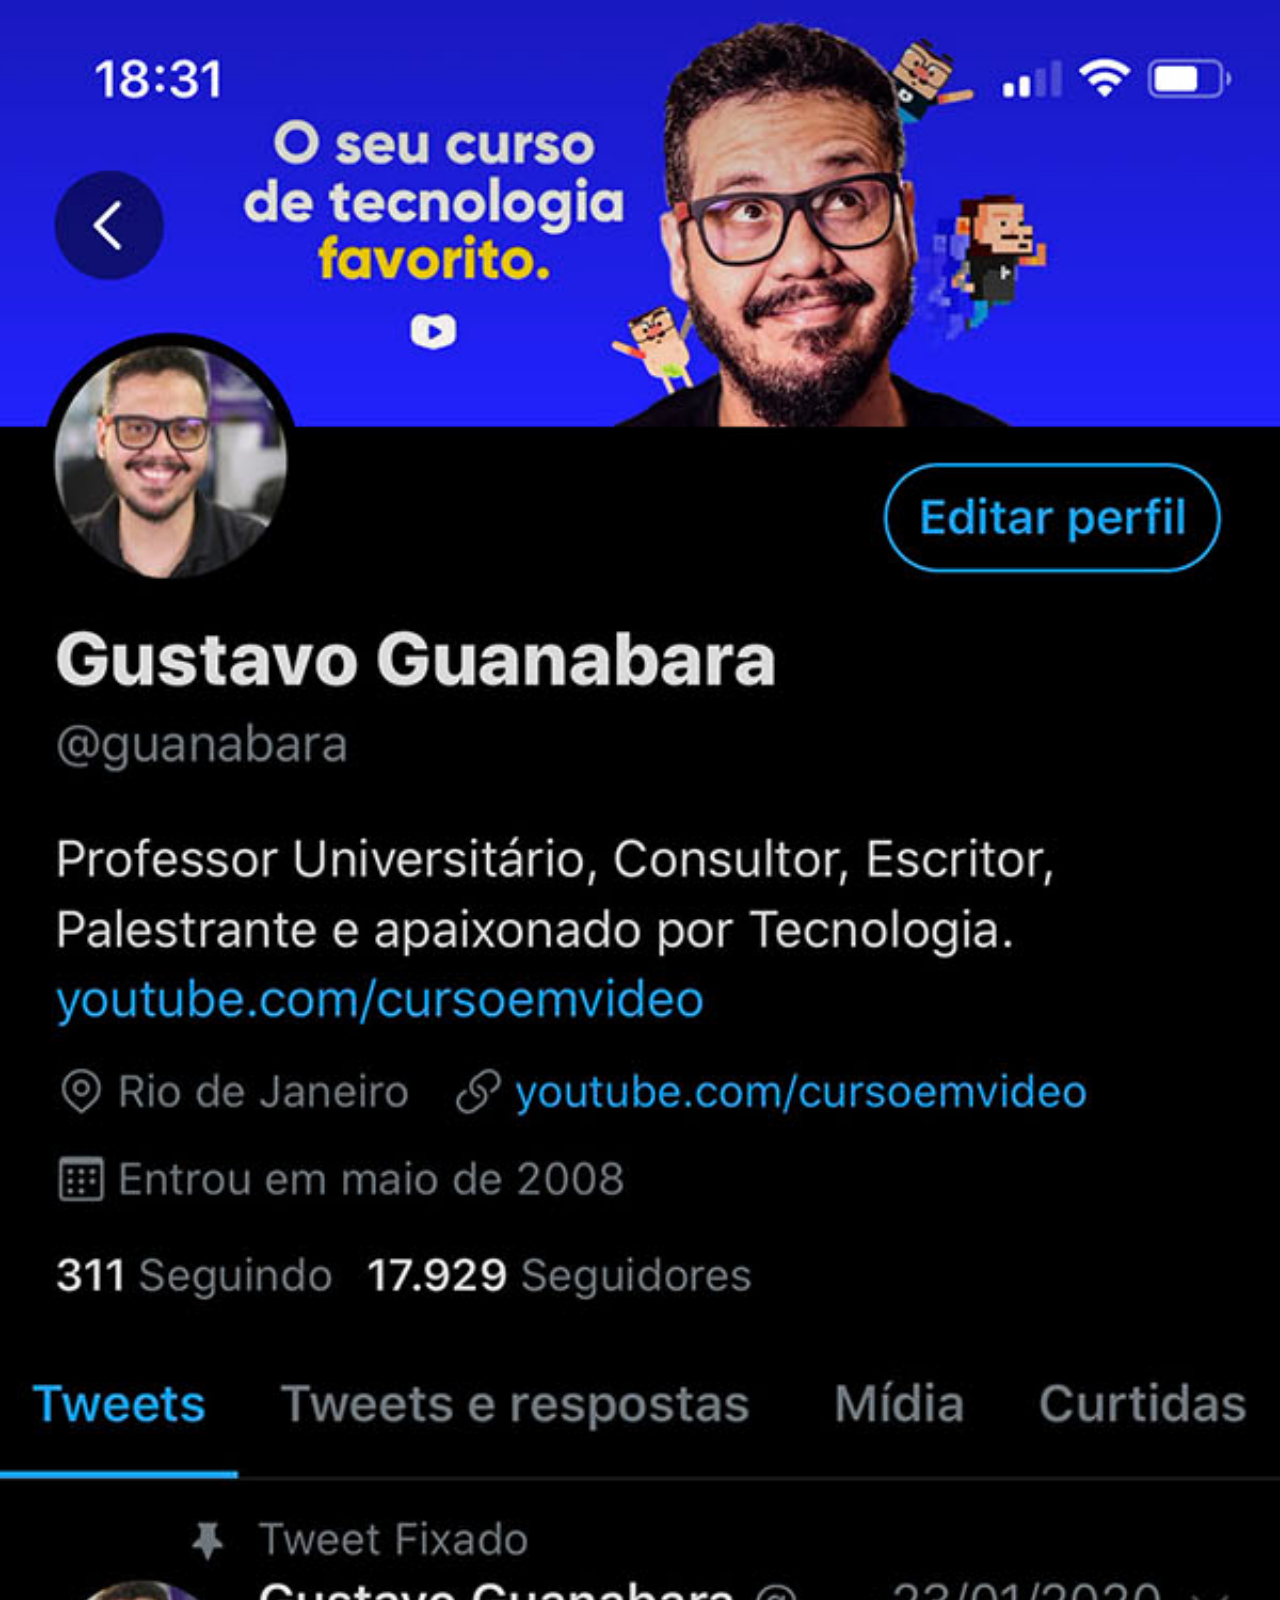
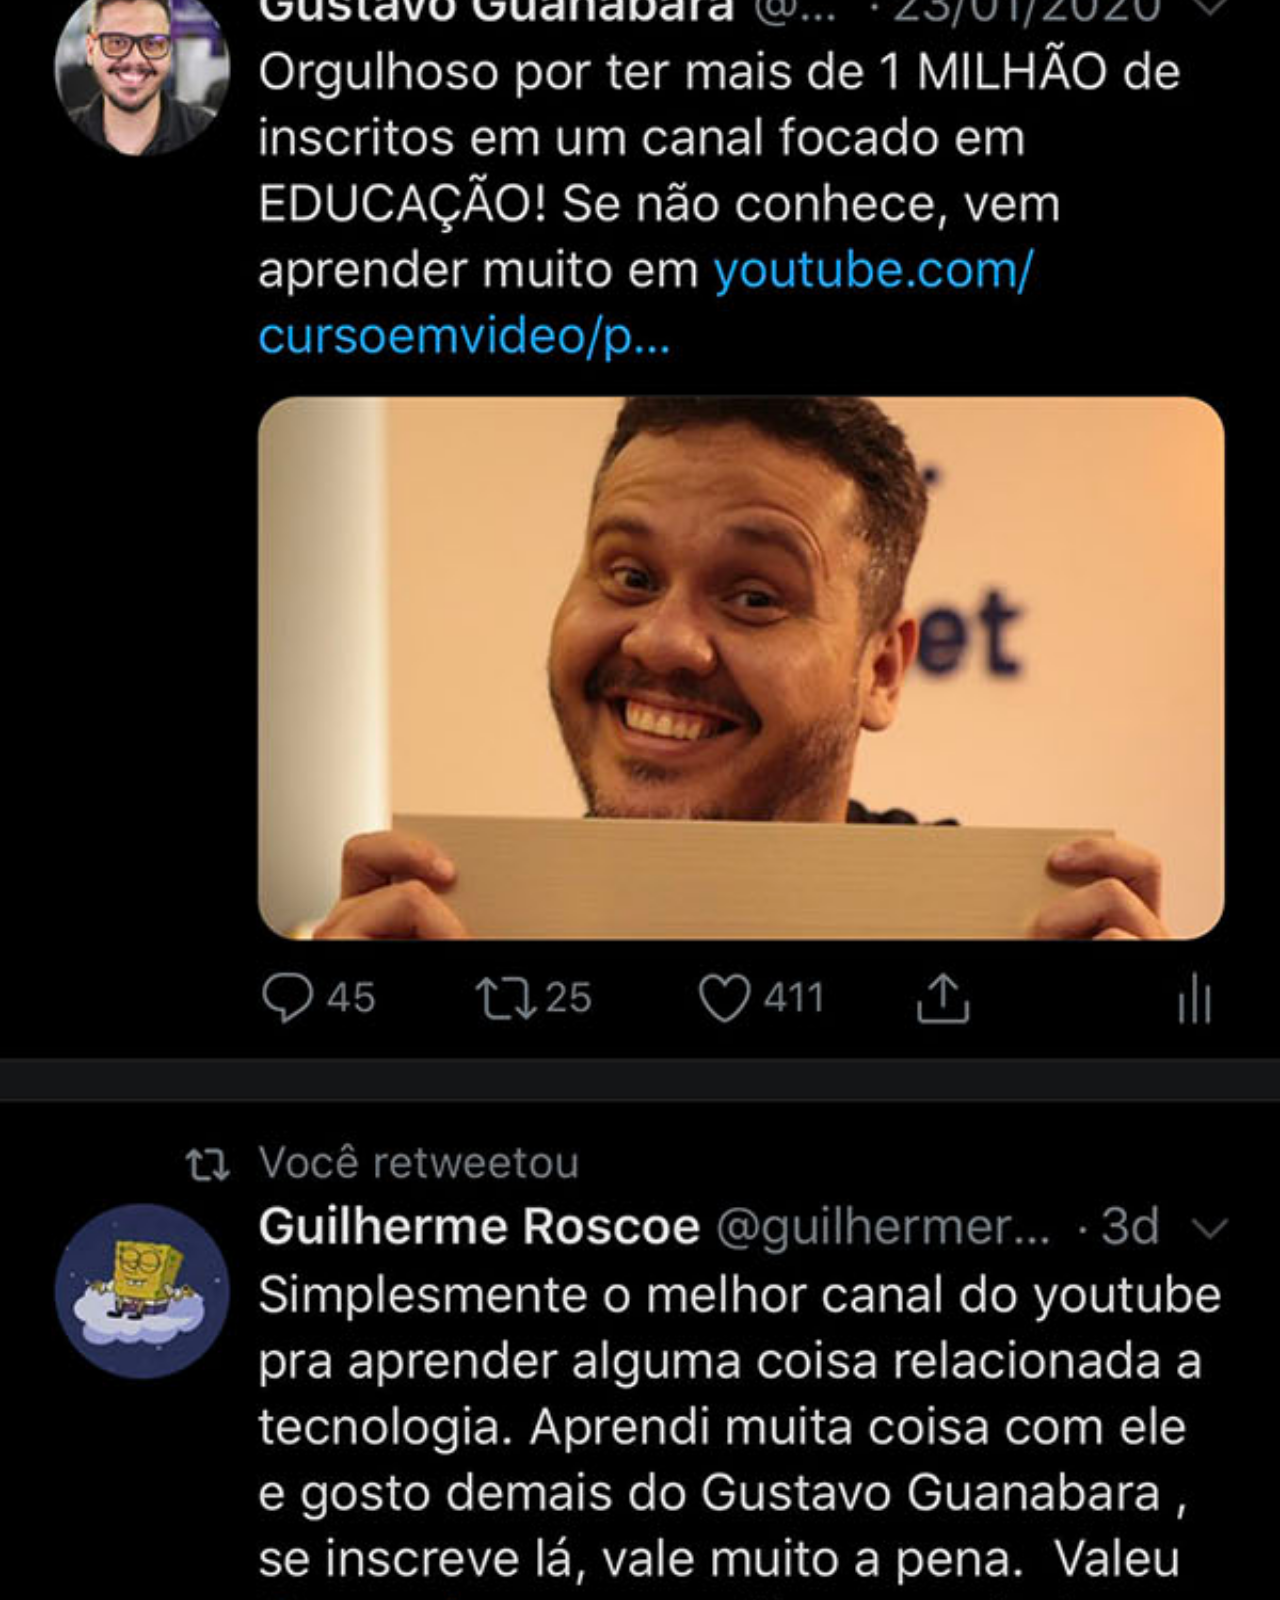
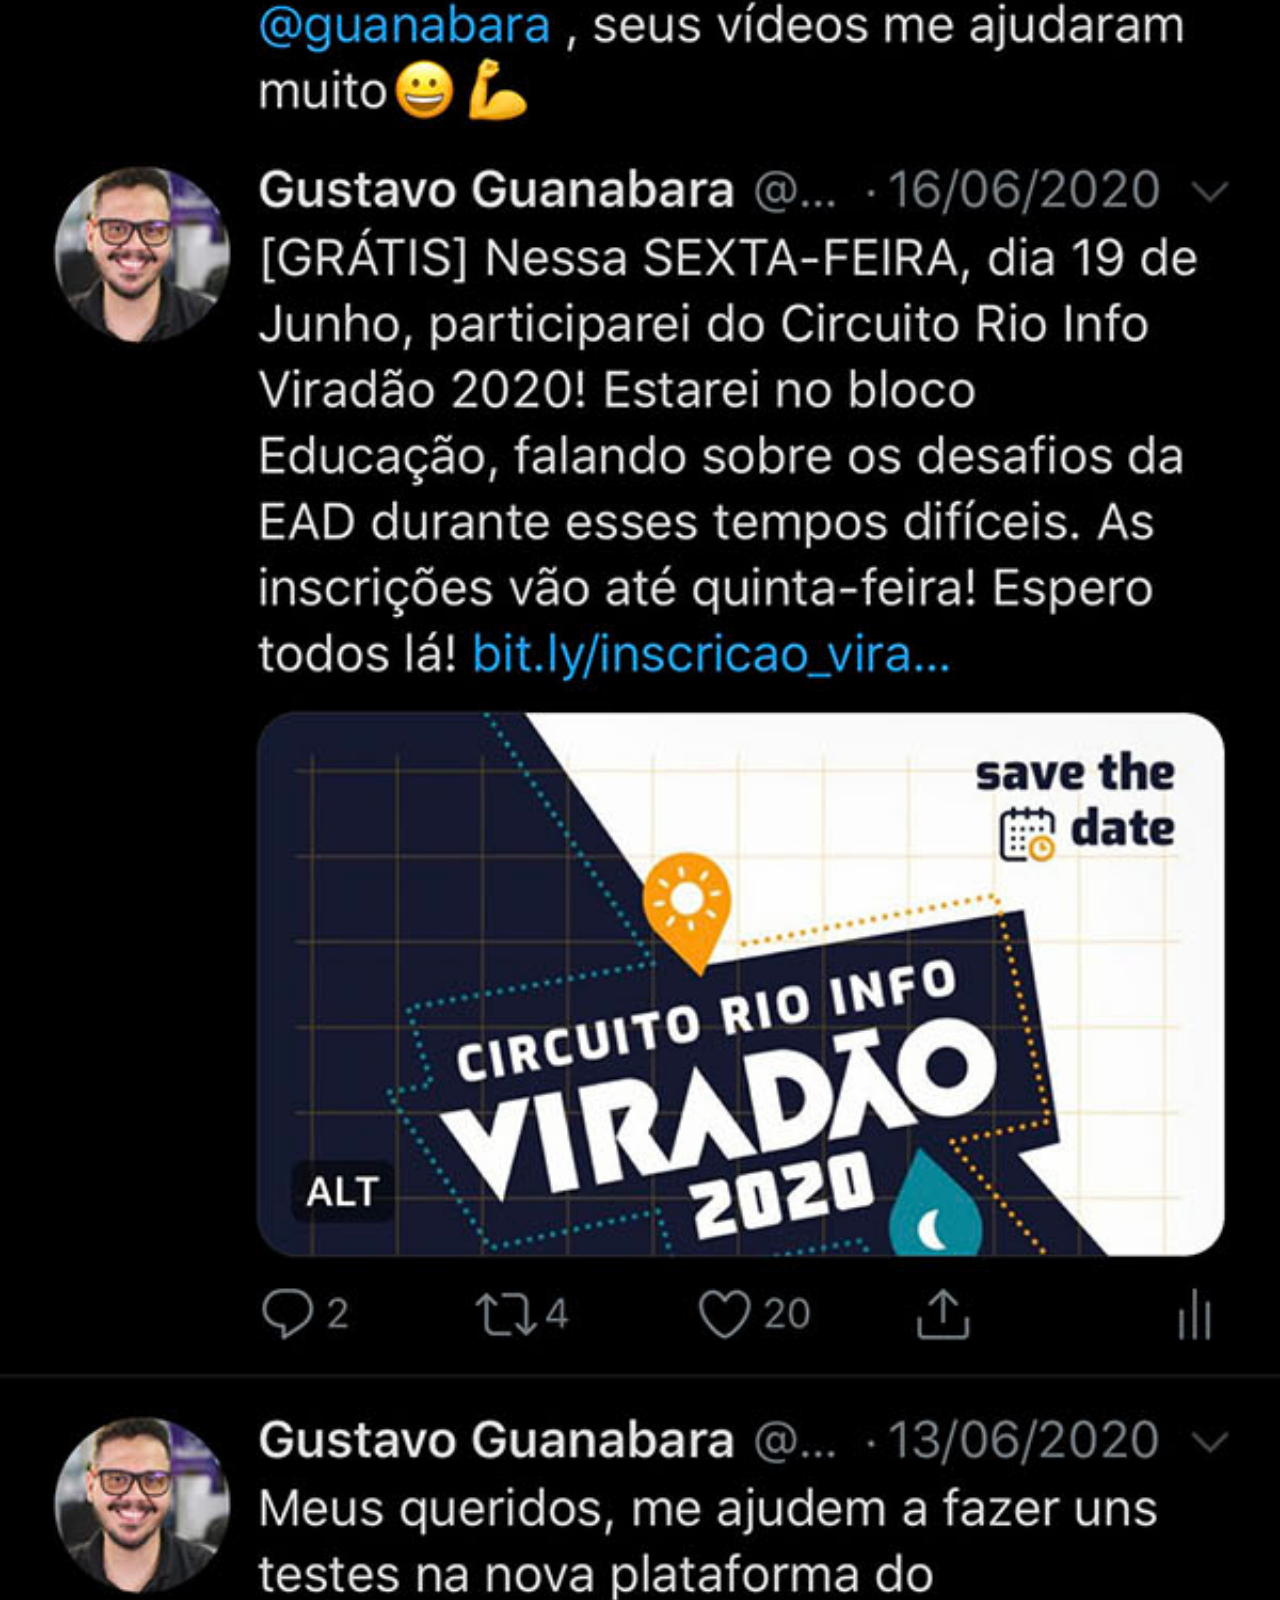
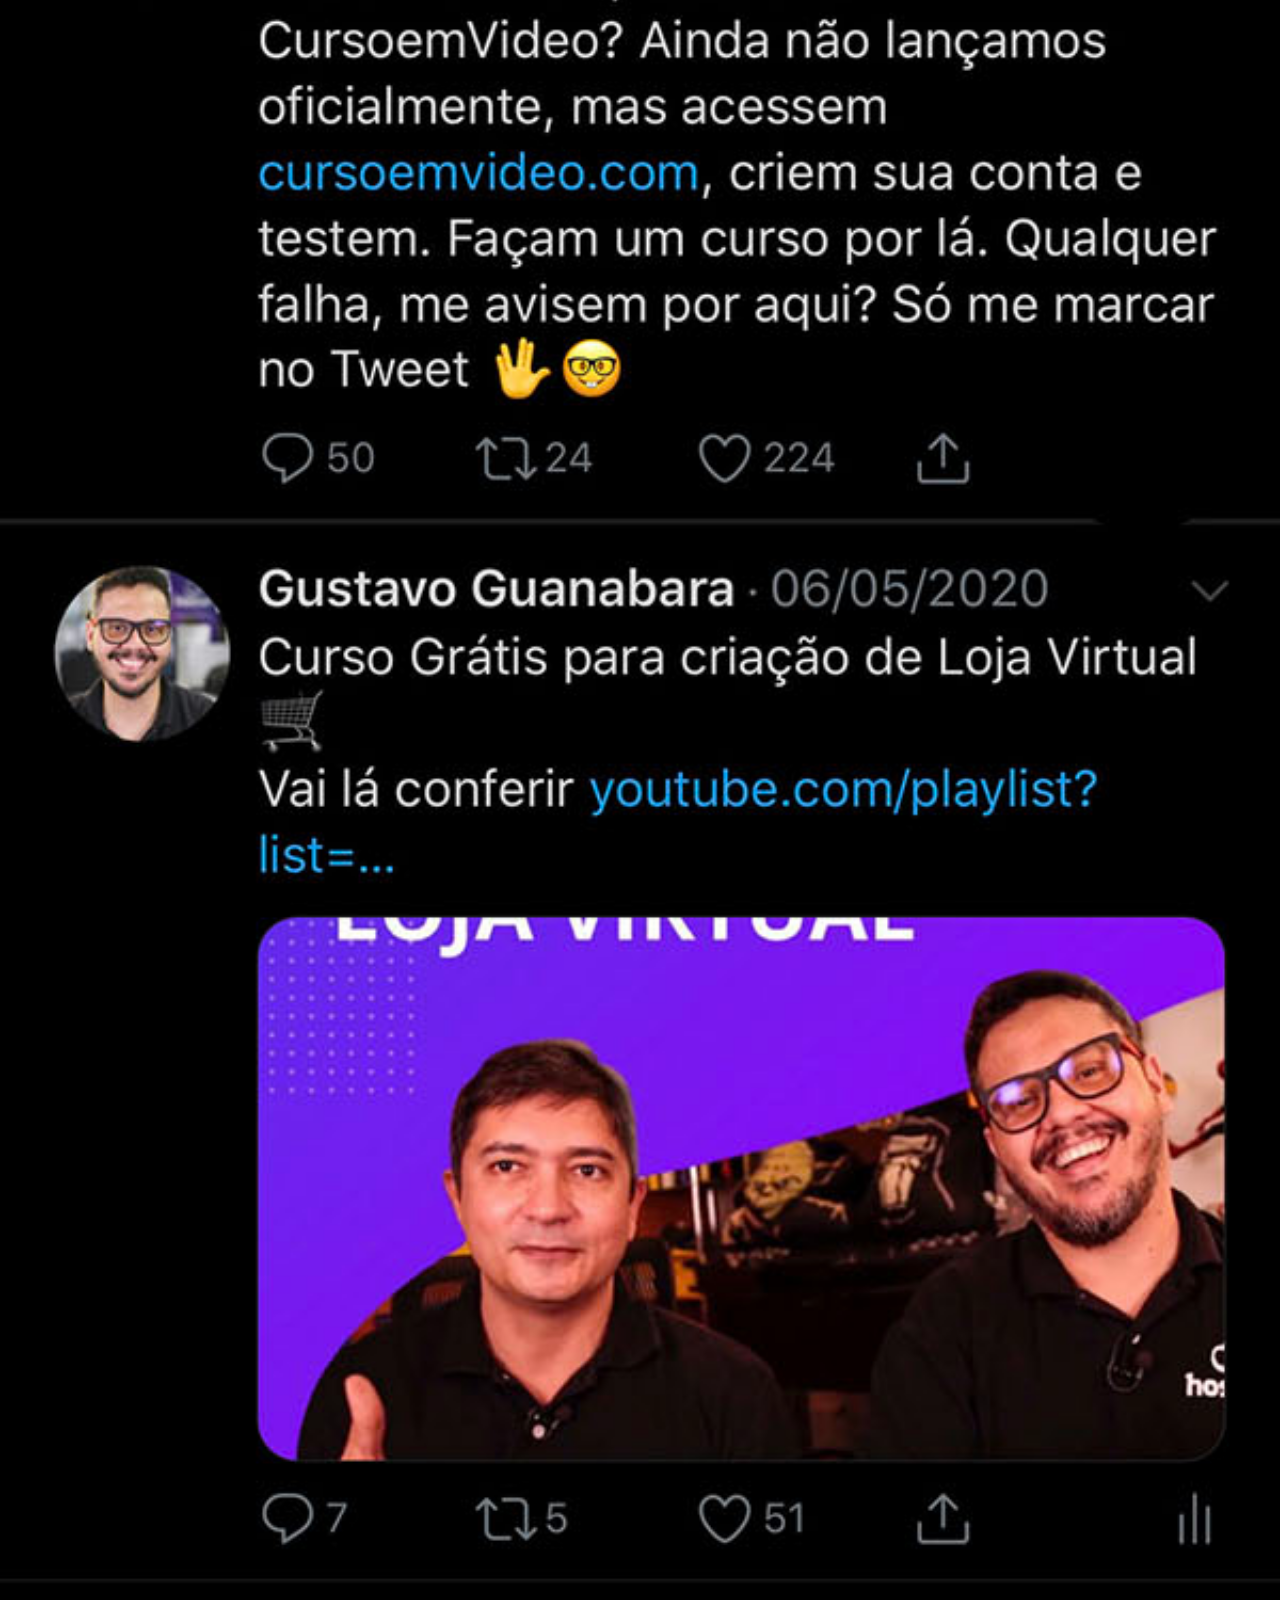
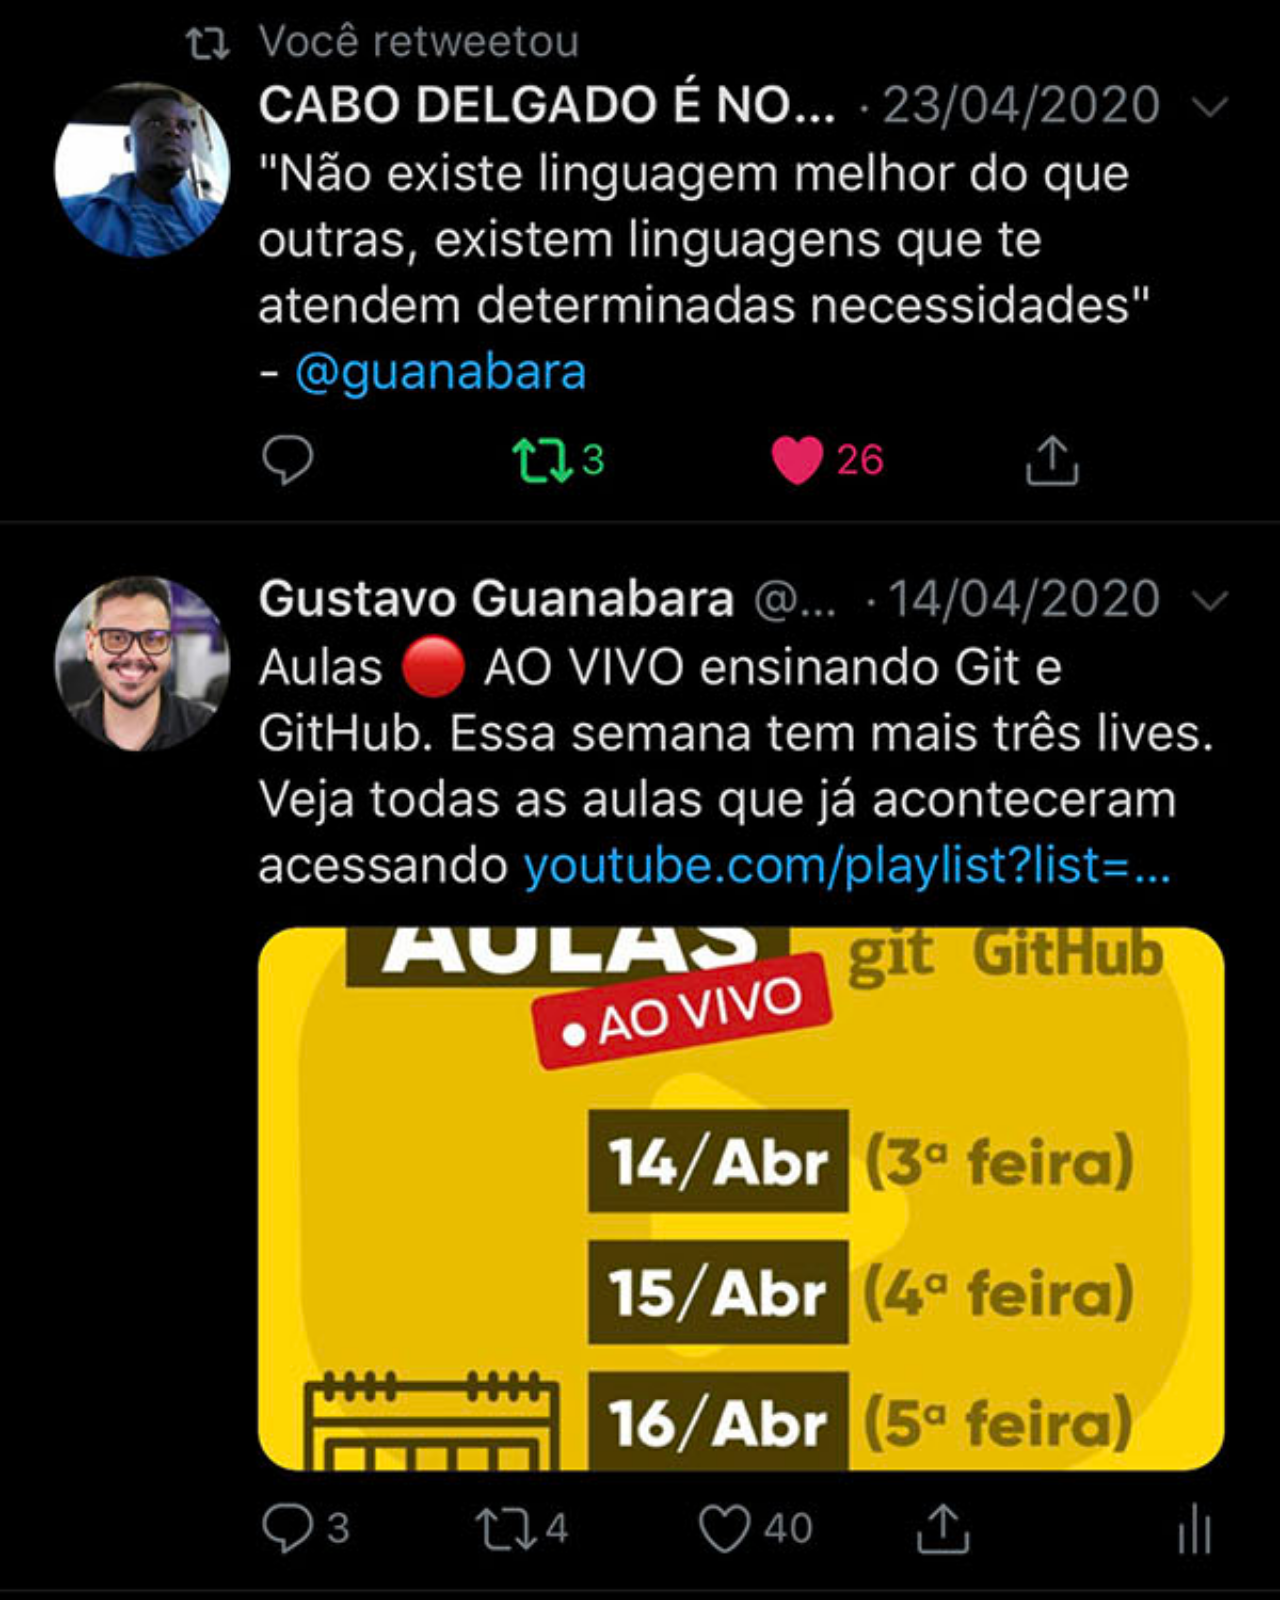
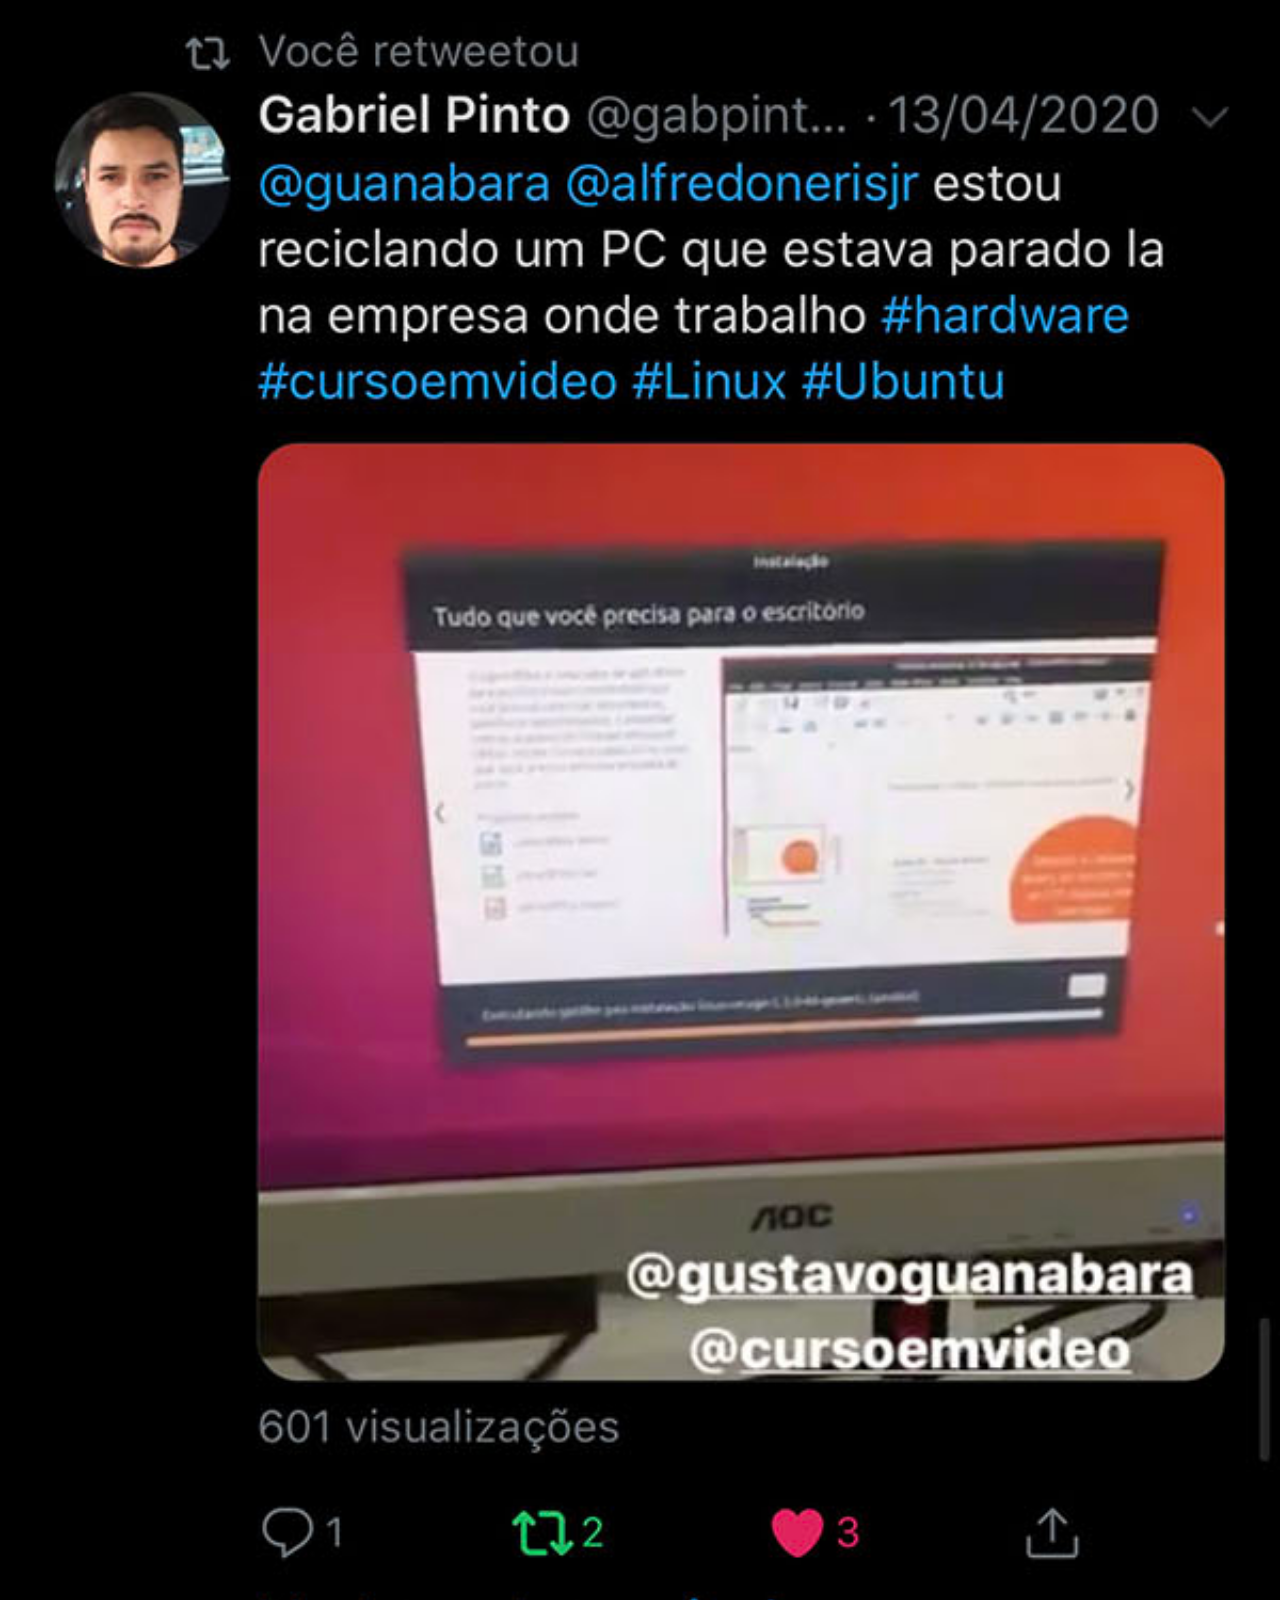
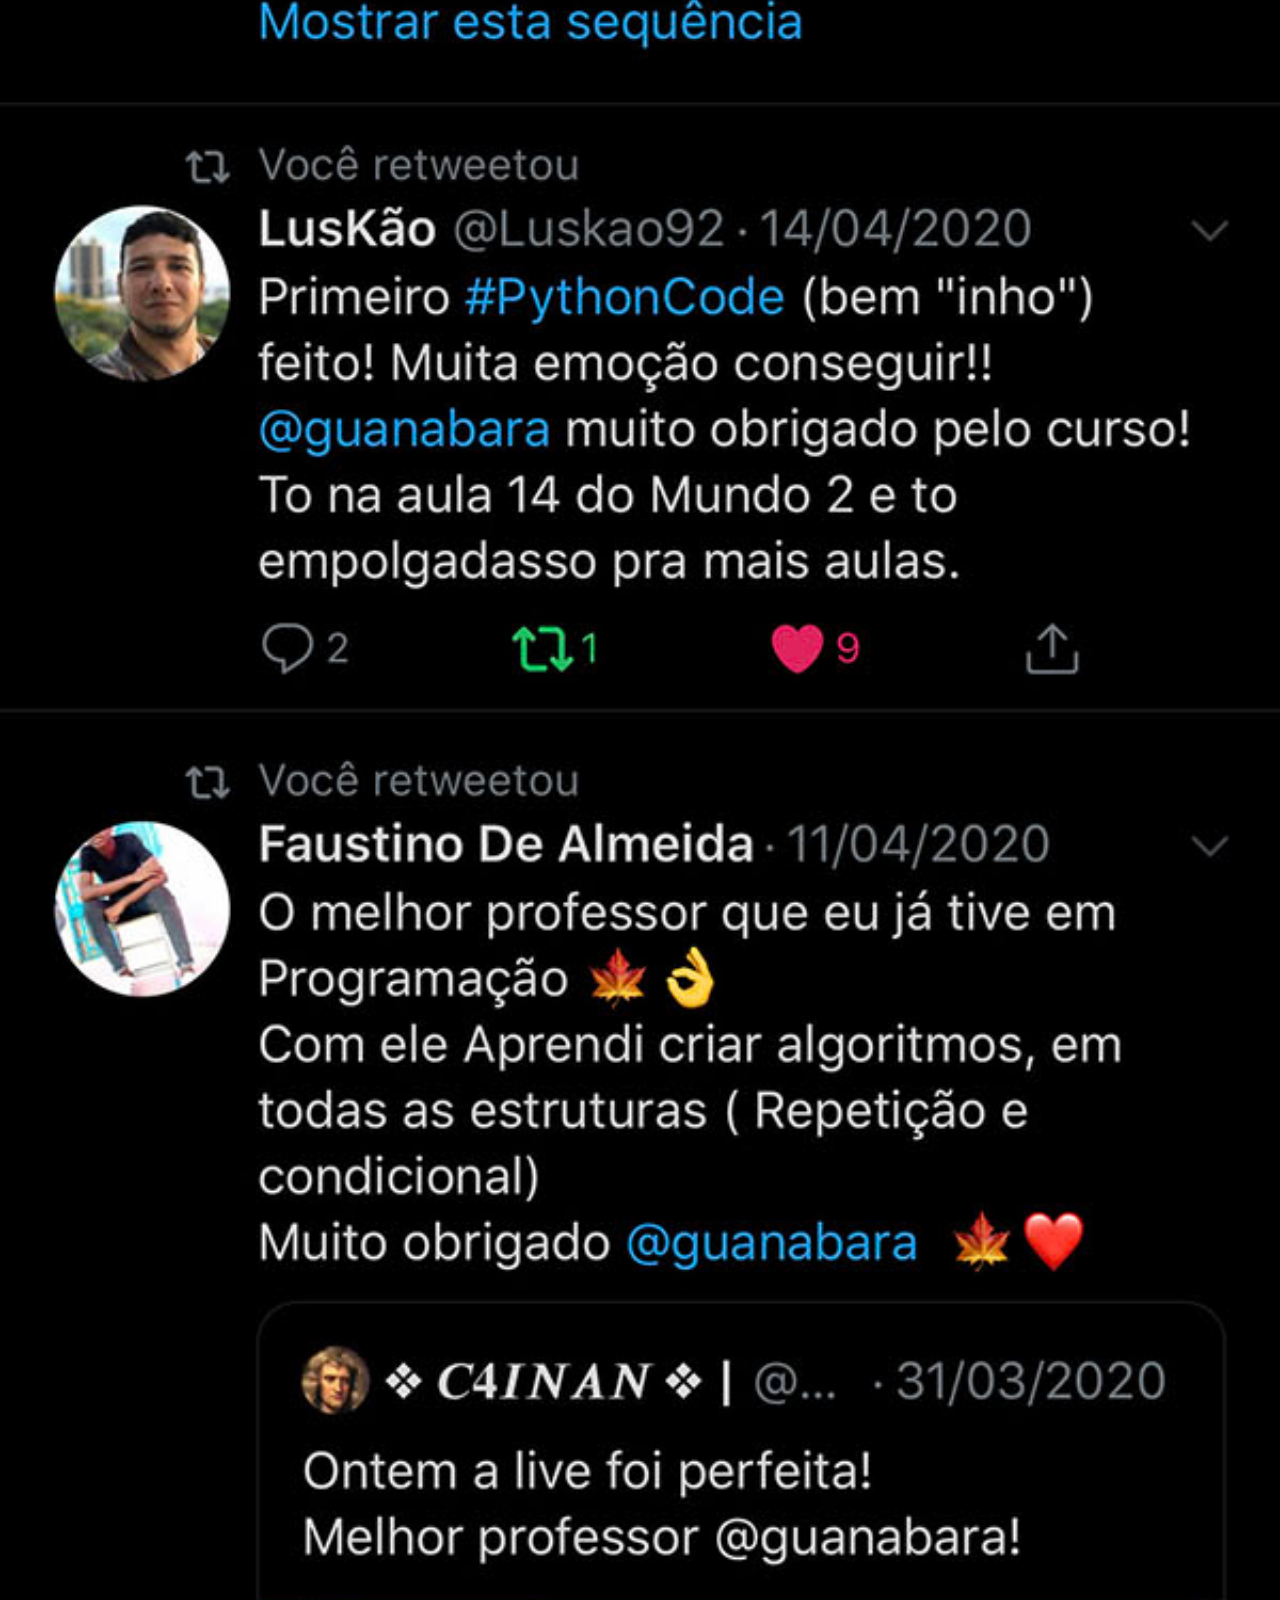
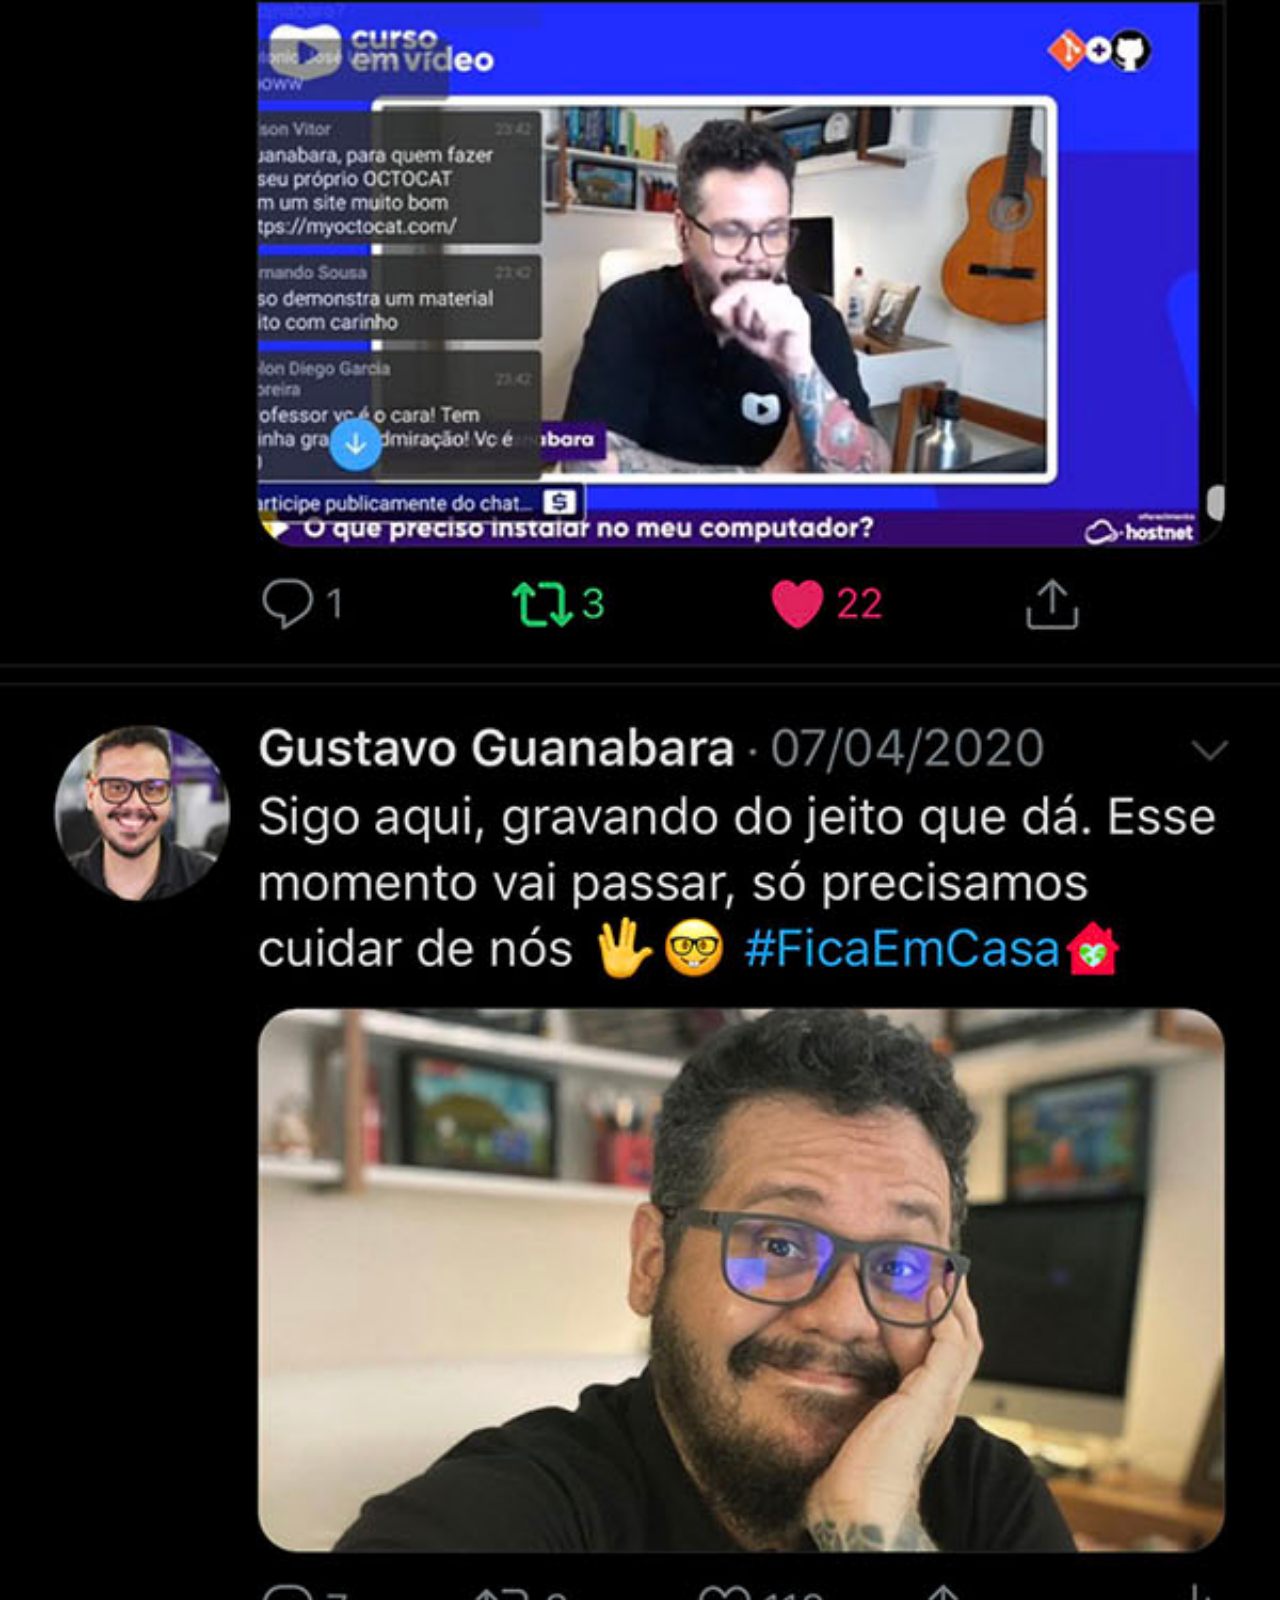
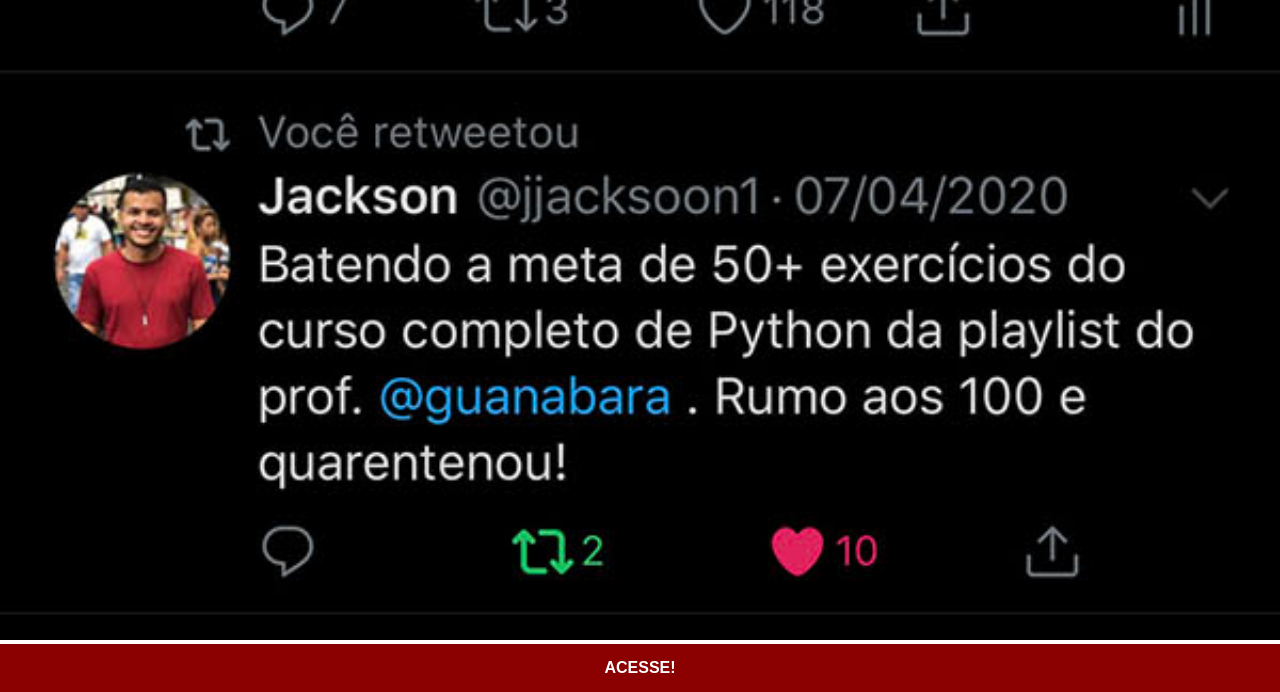
<file: twitter.html>
<!DOCTYPE html>
<html lang="pt-br">
<head>
    <meta charset="UTF-8">
    <meta name="viewport" content="width=device-width, initial-scale=1.0">
    <title>X</title>
    <link rel="stylesheet" href="styles/redes.css">
</head>
<body>
    <img src="imagens/tela-twitter.jpg" alt="X">
    <a href="https://x.com/guanabara" target="_blank">ACESSE!</a>
</body>
</html>
</file>
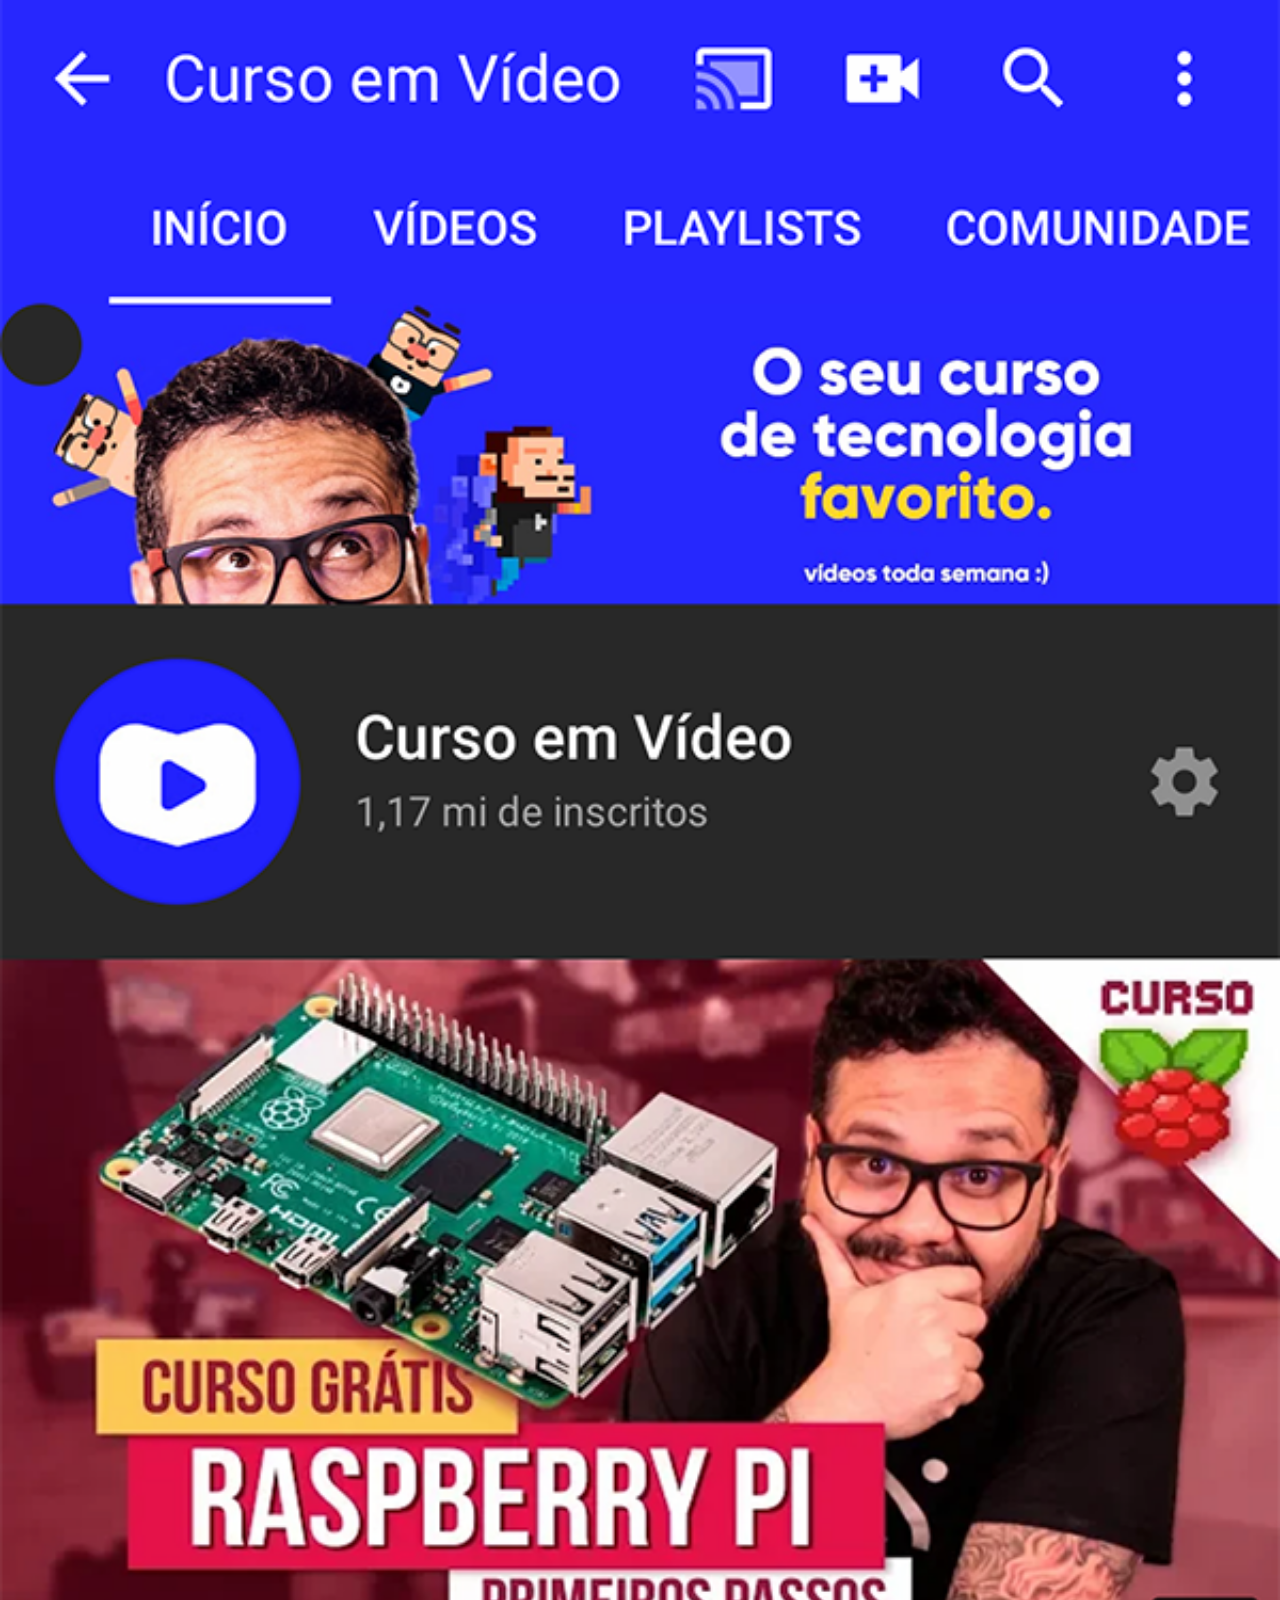
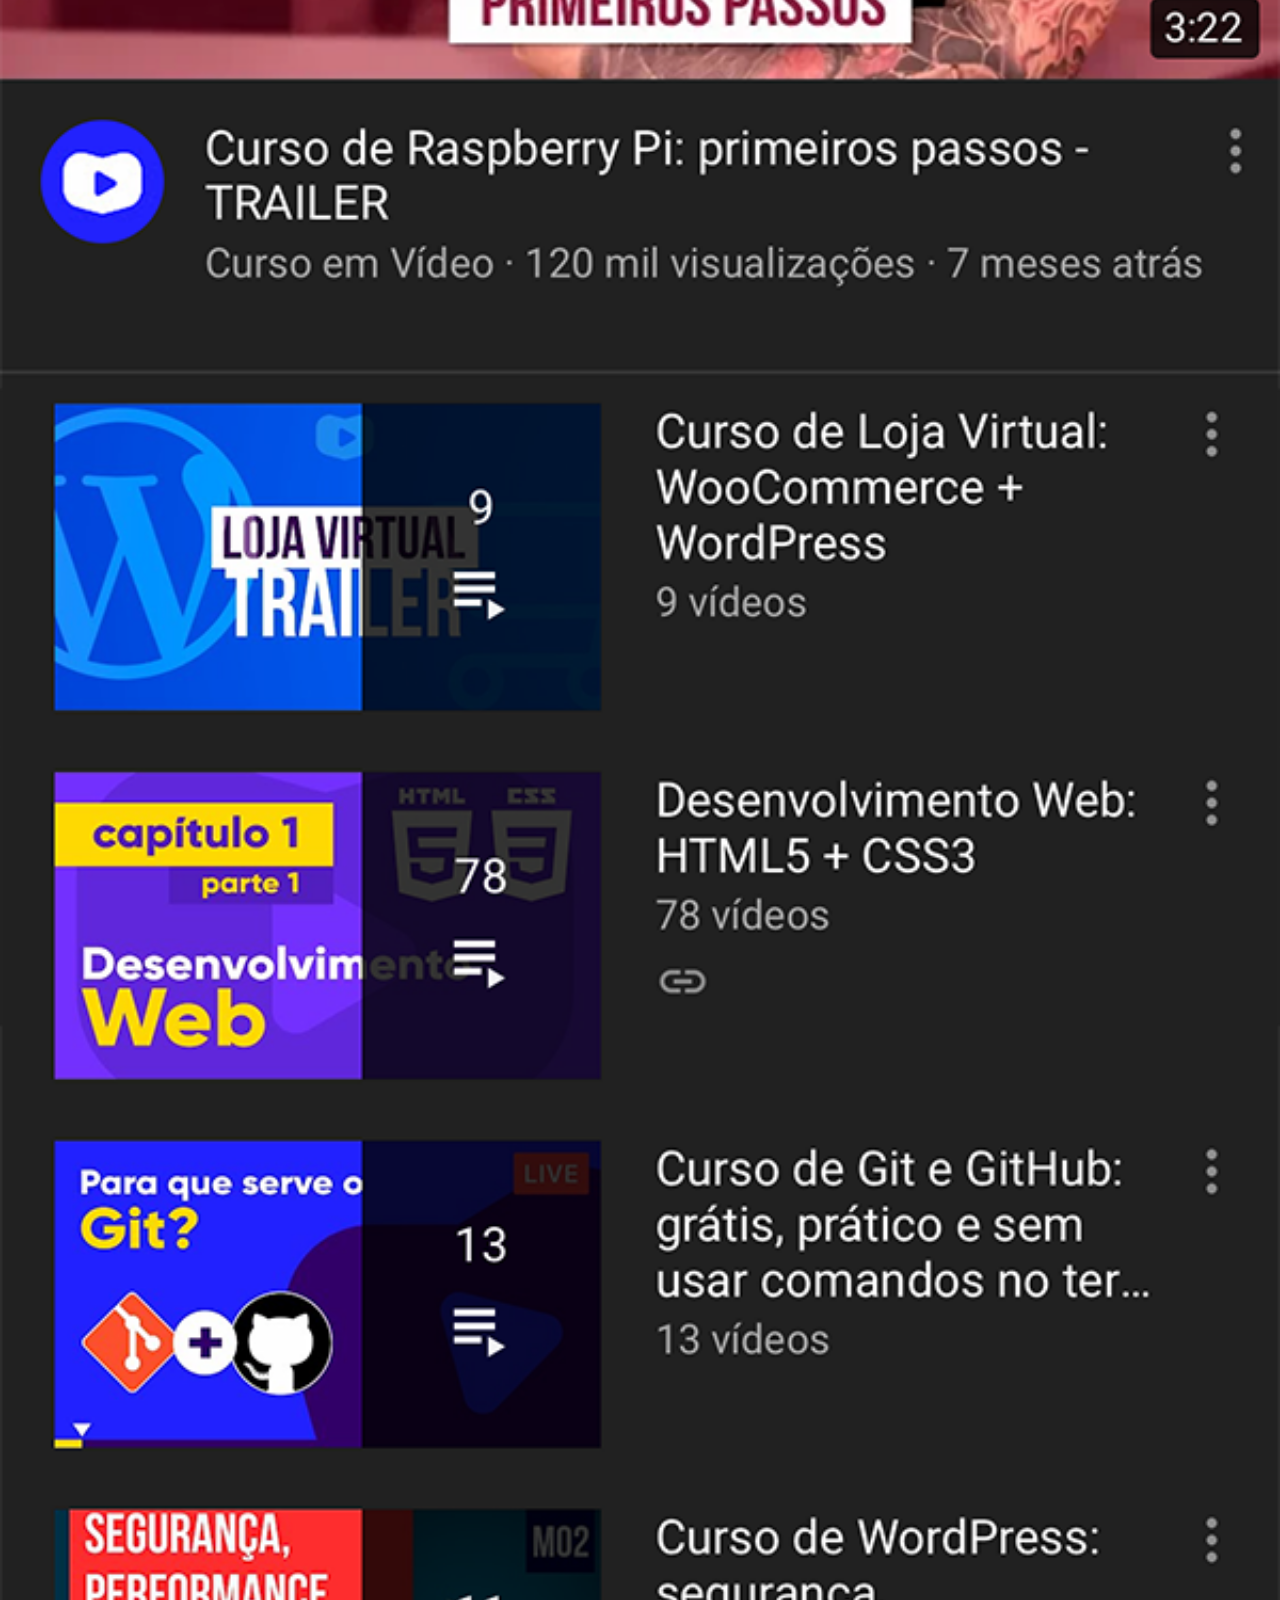
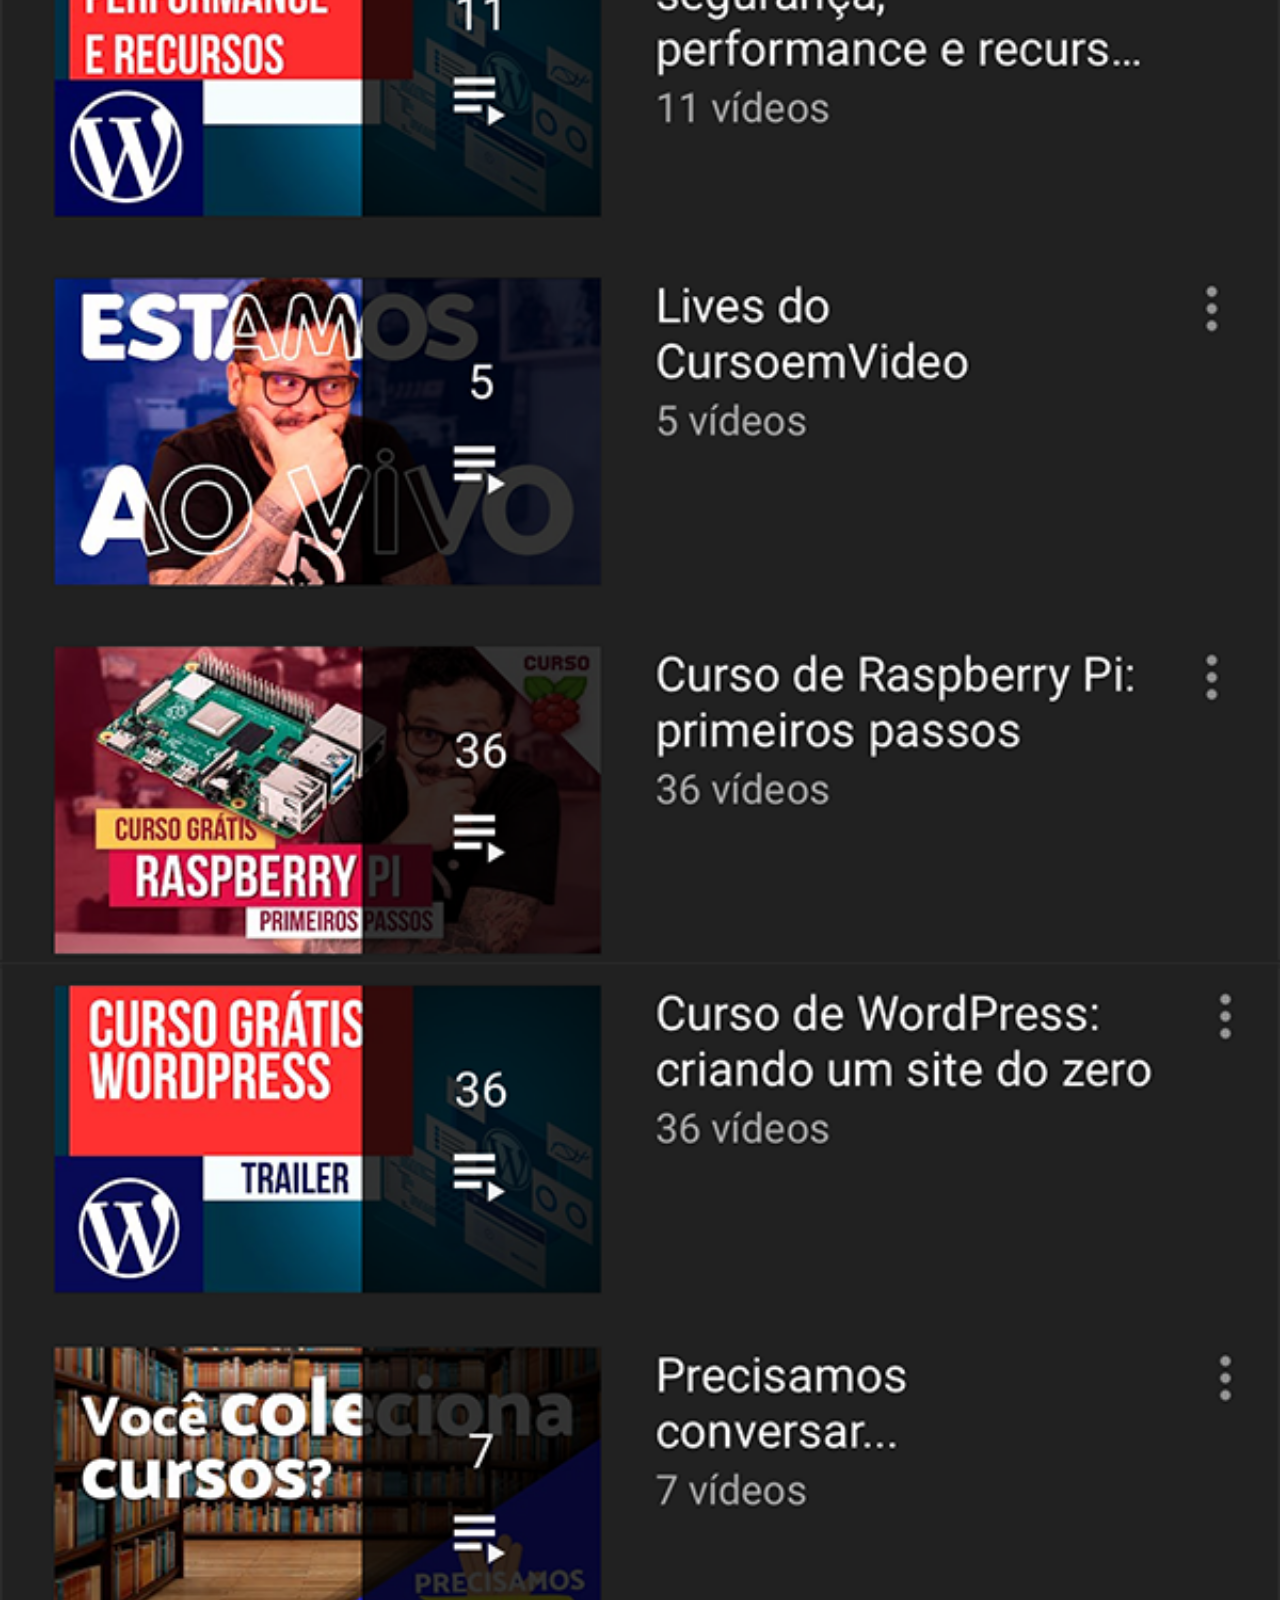
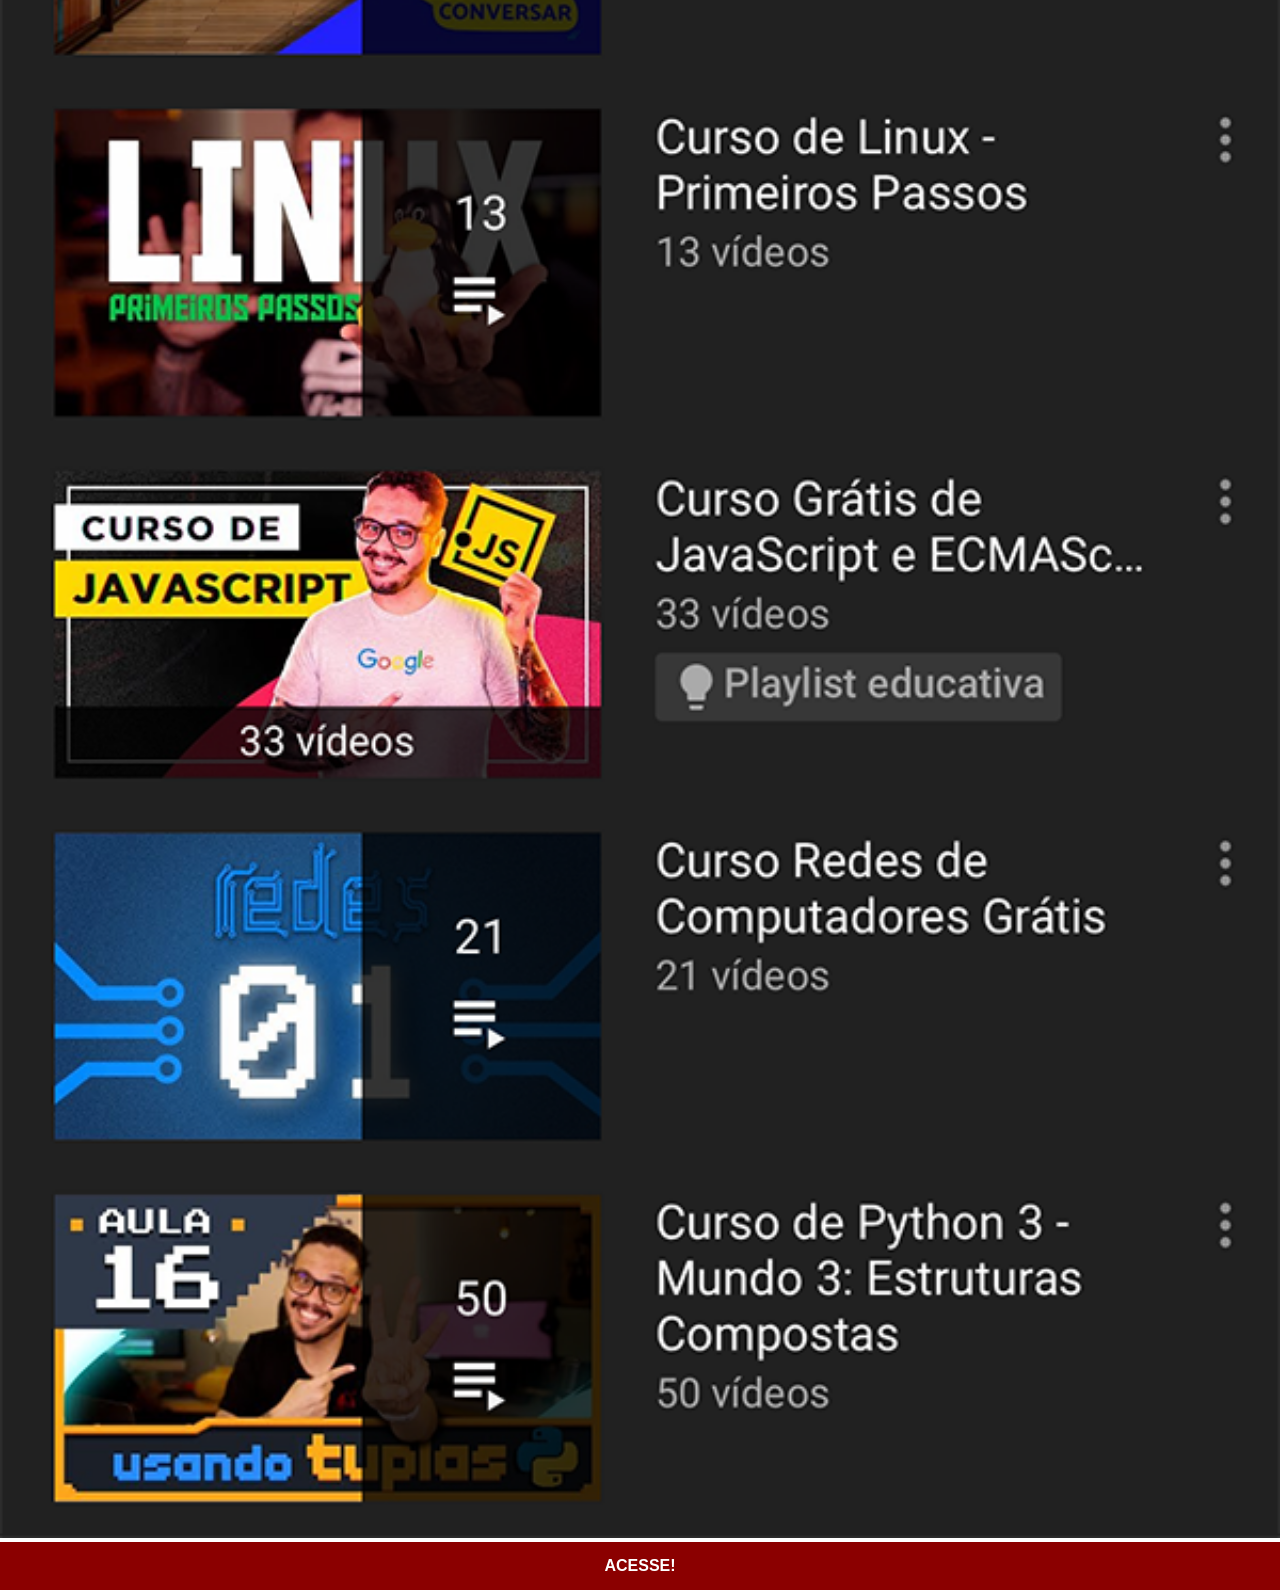
<file: youtube.html>
<!DOCTYPE html>
<html lang="pt-br">
<head>
    <meta charset="UTF-8">
    <meta name="viewport" content="width=device-width, initial-scale=1.0">
    <title>YouTube</title>
    <link rel="stylesheet" href="styles/redes.css">
</head>
<body>
    <img src="imagens/tela-youtube.png" alt="Youtube">
    <a href="https://www.youtube.com/cursoemvideo" target="_blank">ACESSE!</a>
</body>
</html>
</file>
<file: styles/redes.css>
@charset "UTF-8";

        *{
            margin: 0px;
            padding: 0px;
            font-family: Arial, Helvetica, sans-serif;
        }

        ::-webkit-scrollbar{
            width: 0px;
            height: 0px;
        }
        
        img{
            width: 100vw;
        }

        a{
            display: block;
            background-color: darkred;
            padding: 15px;
            text-align: center;
            font-weight: bold;
            text-decoration: none;
            color: white;
        }

        a:hover{
            background-color: red;
            border: 2px solid rgb(255, 255, 255);
            transform: translate(-2px, -3px);
            transition: transform 0.2s,;
            border-radius: 5px;
        }
</file>
